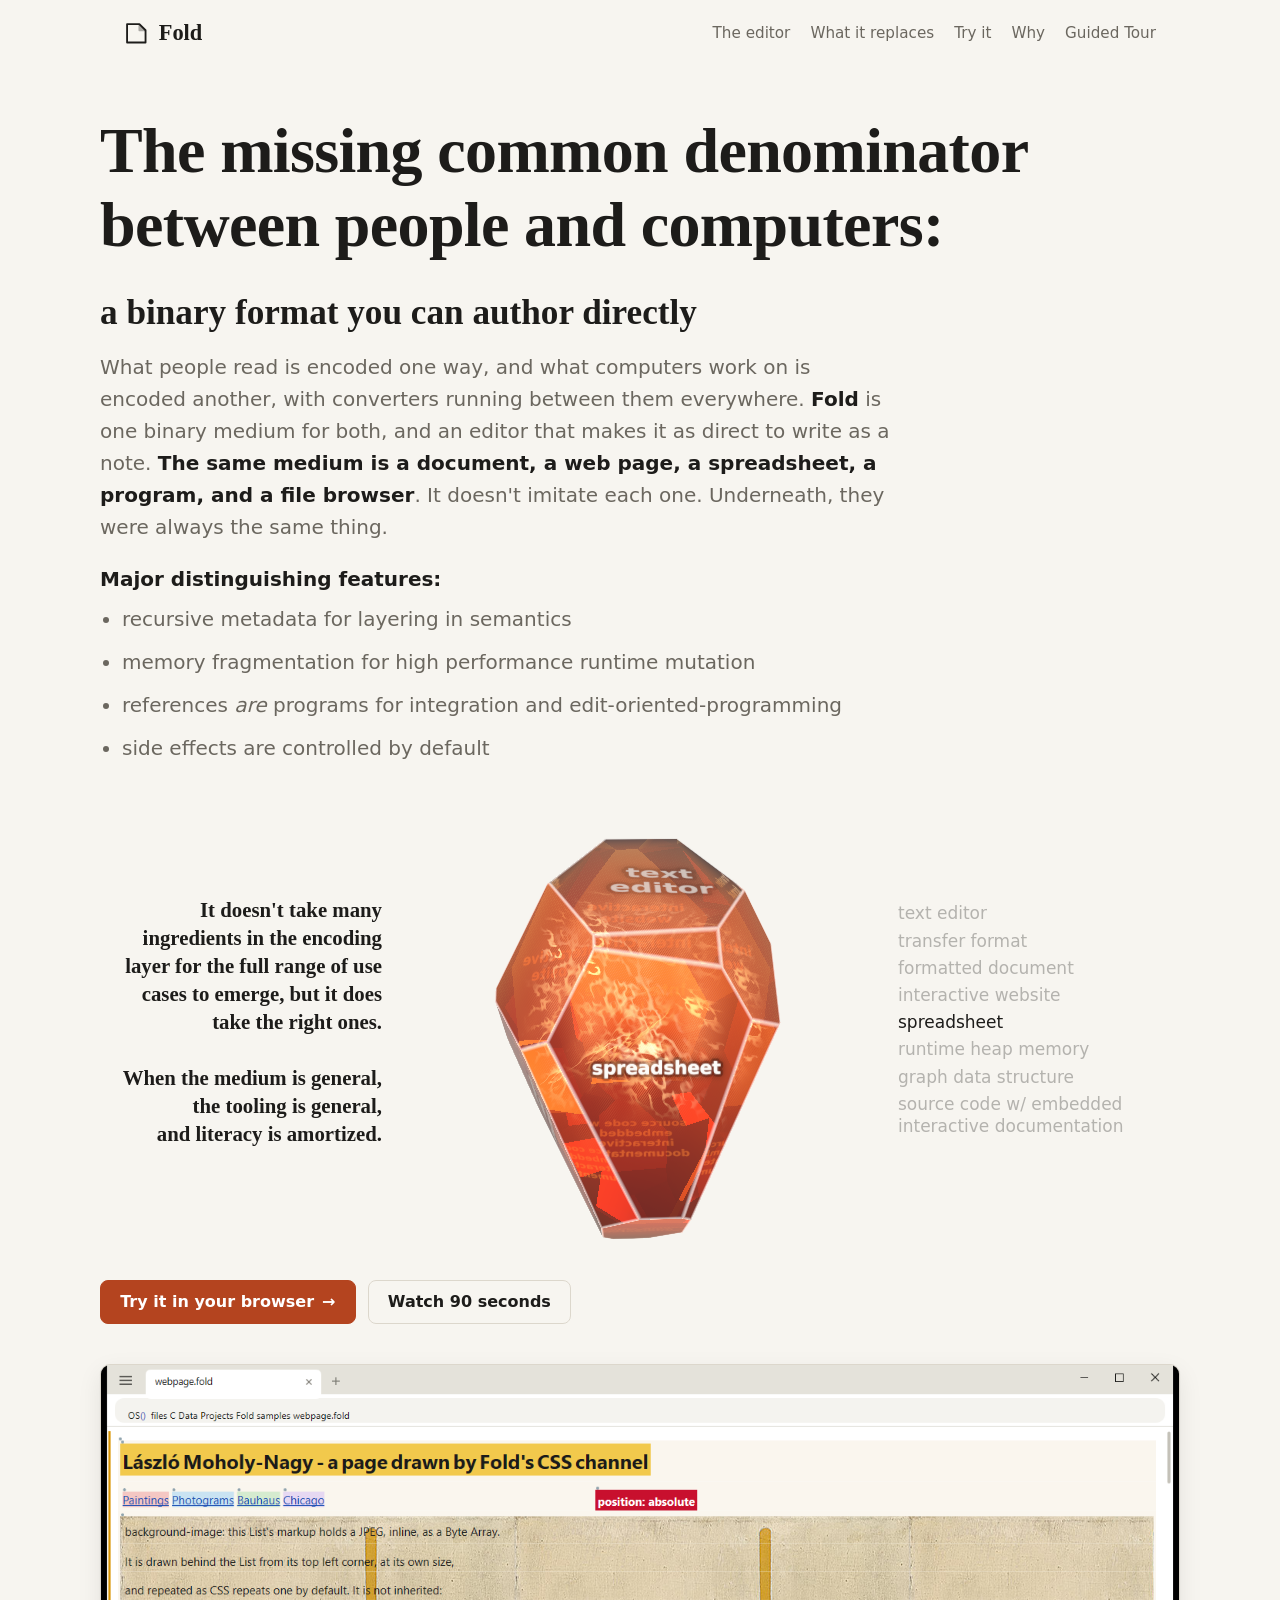
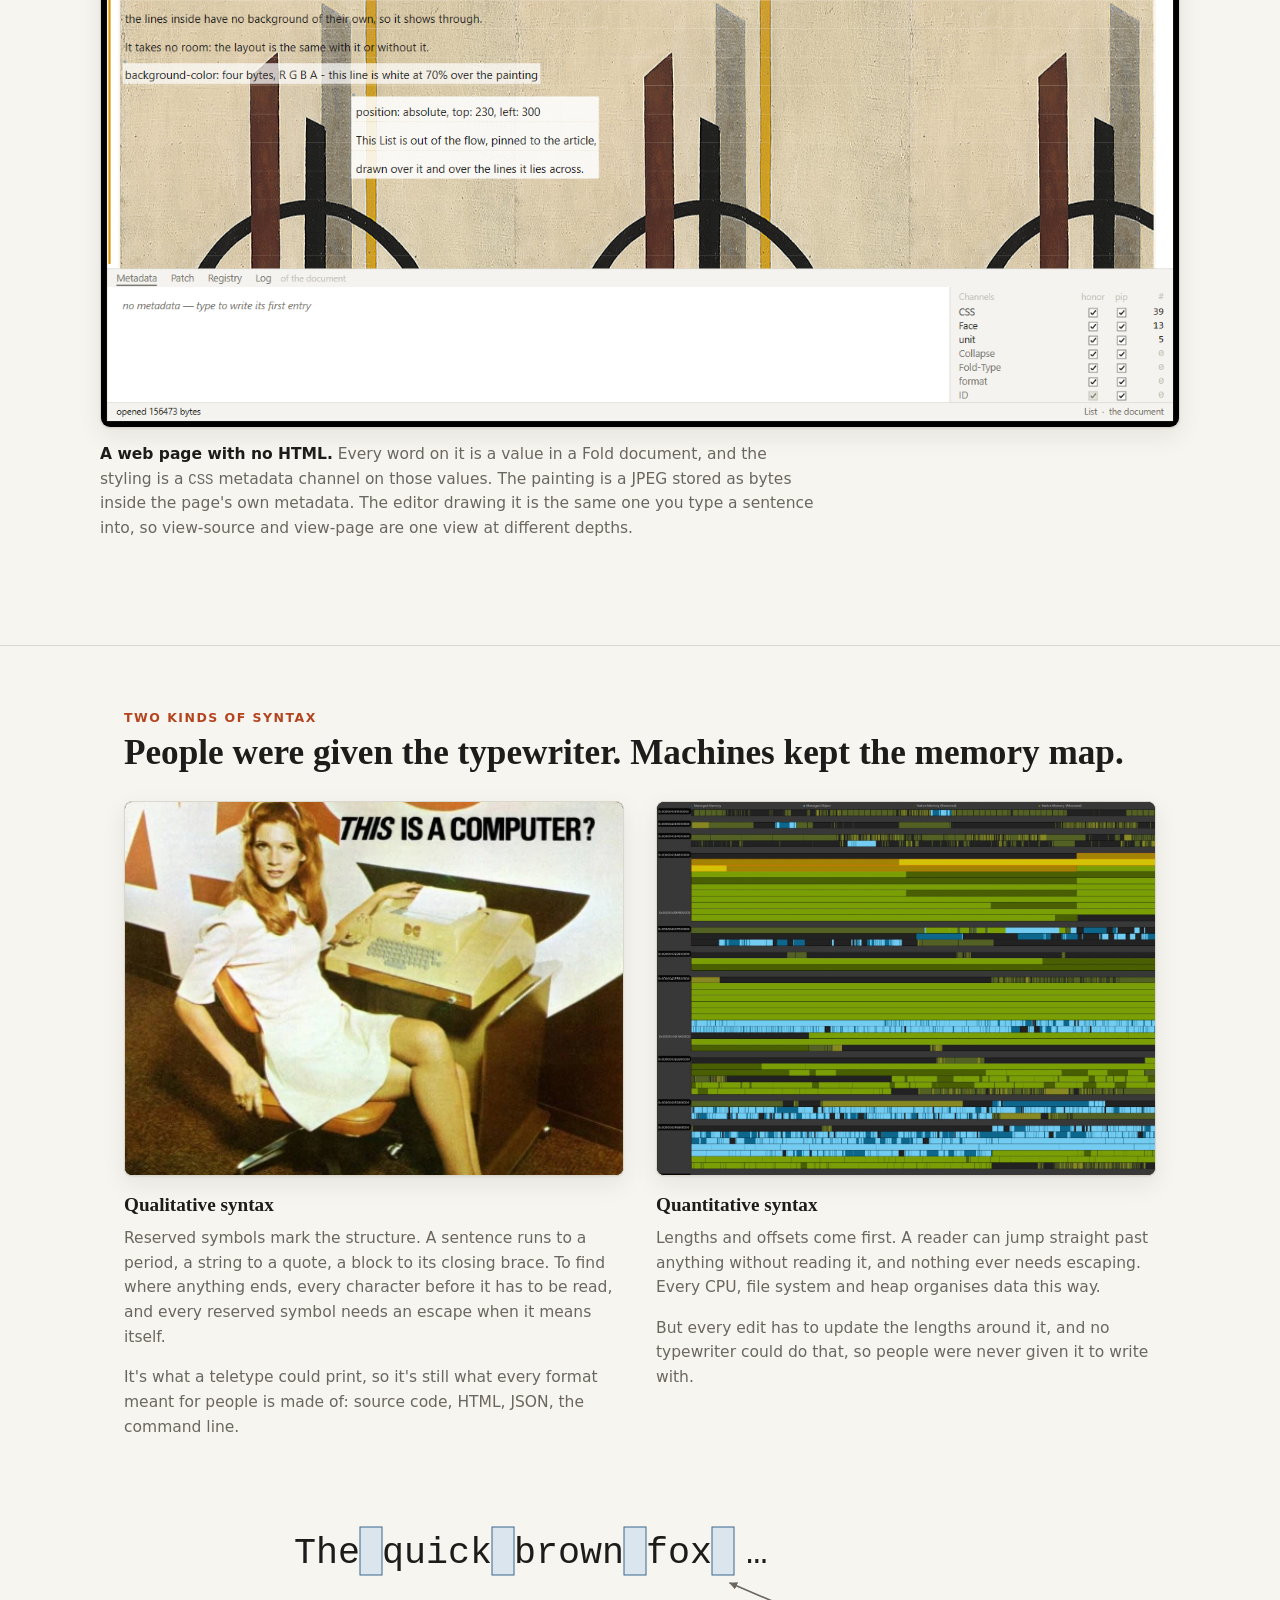
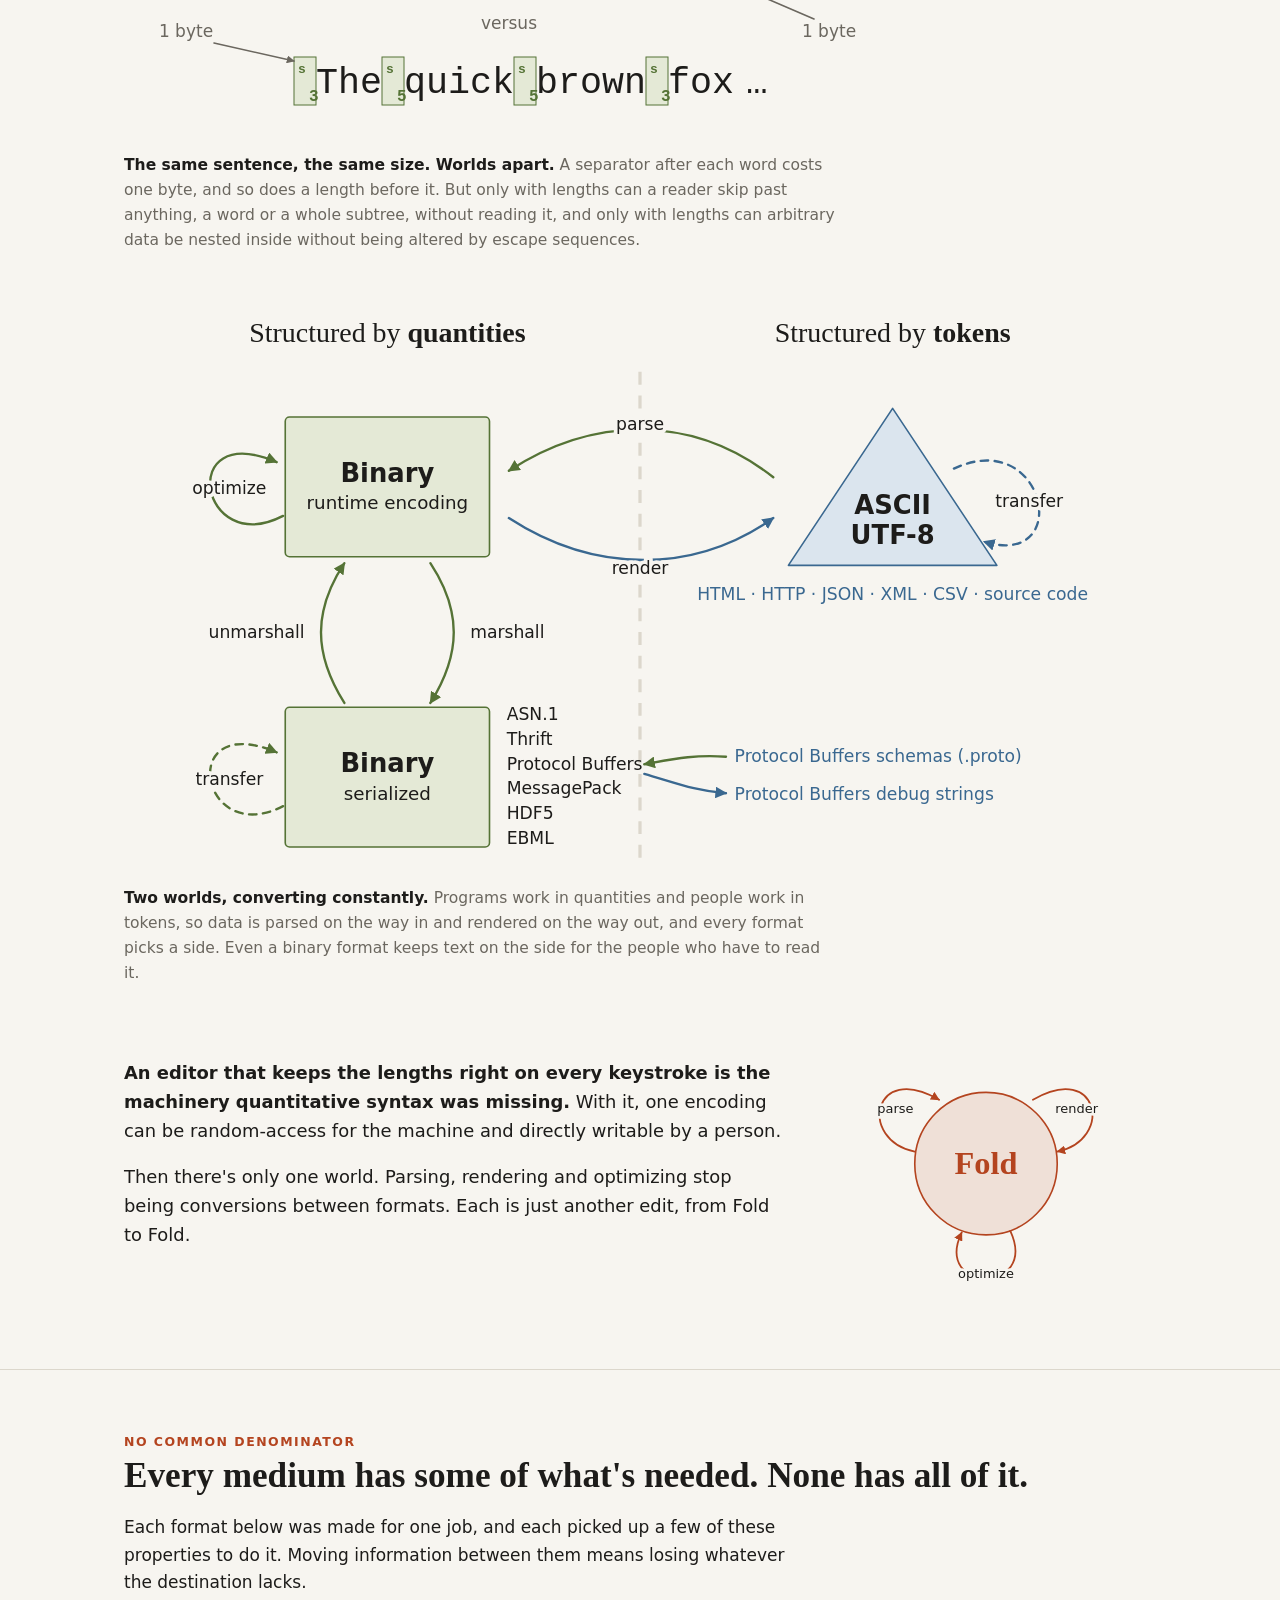
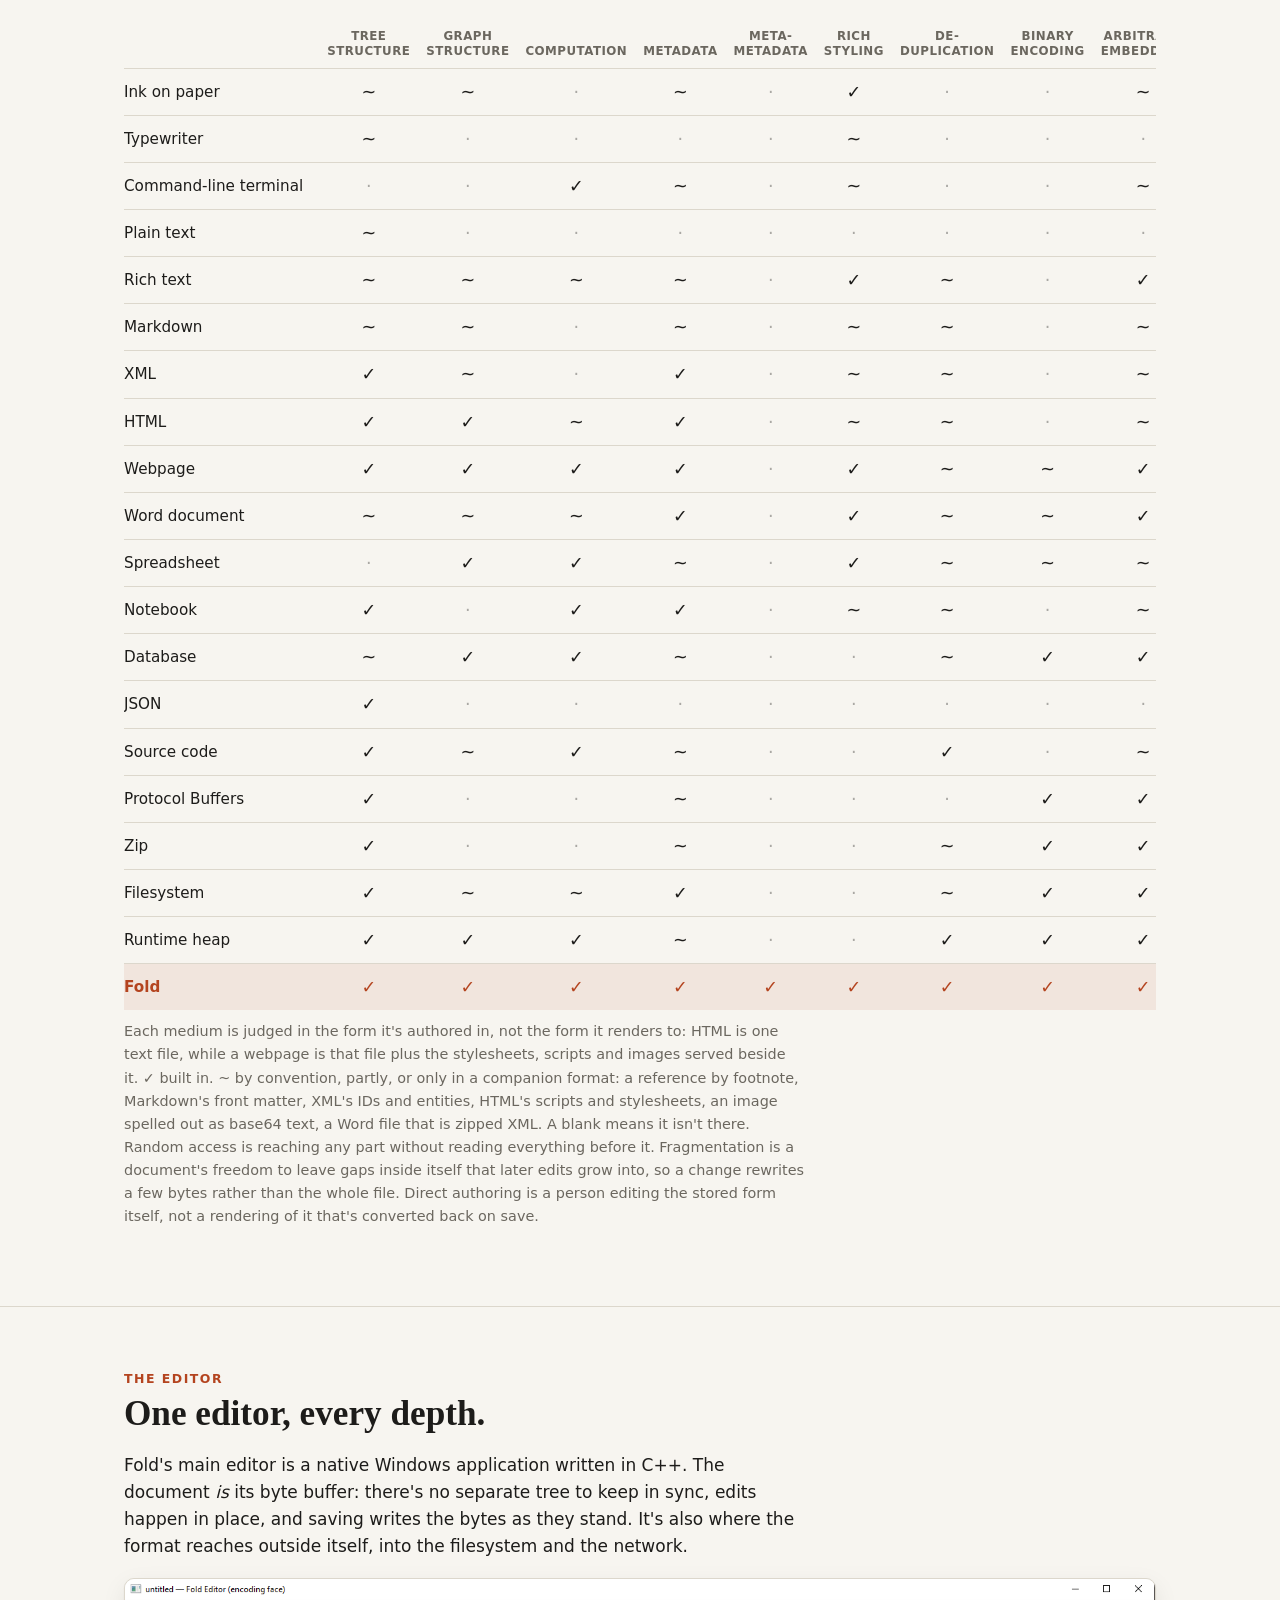
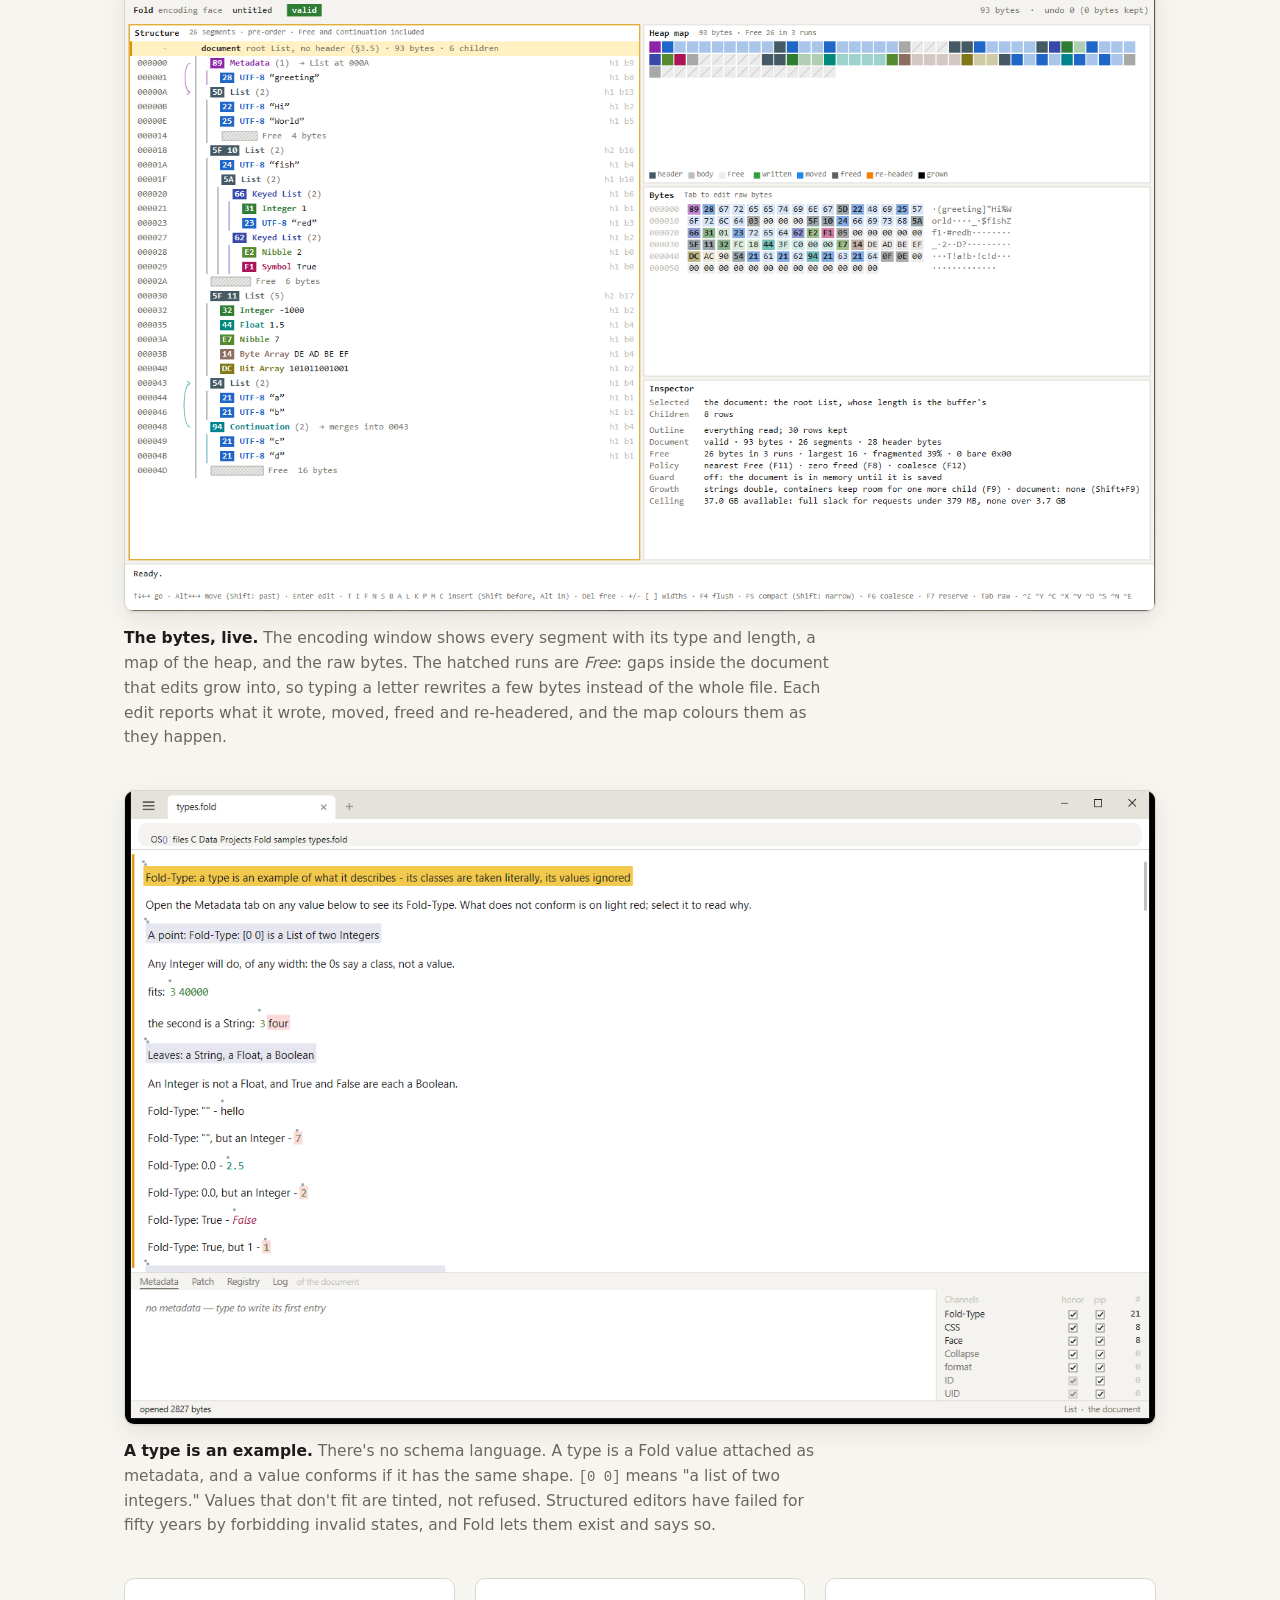
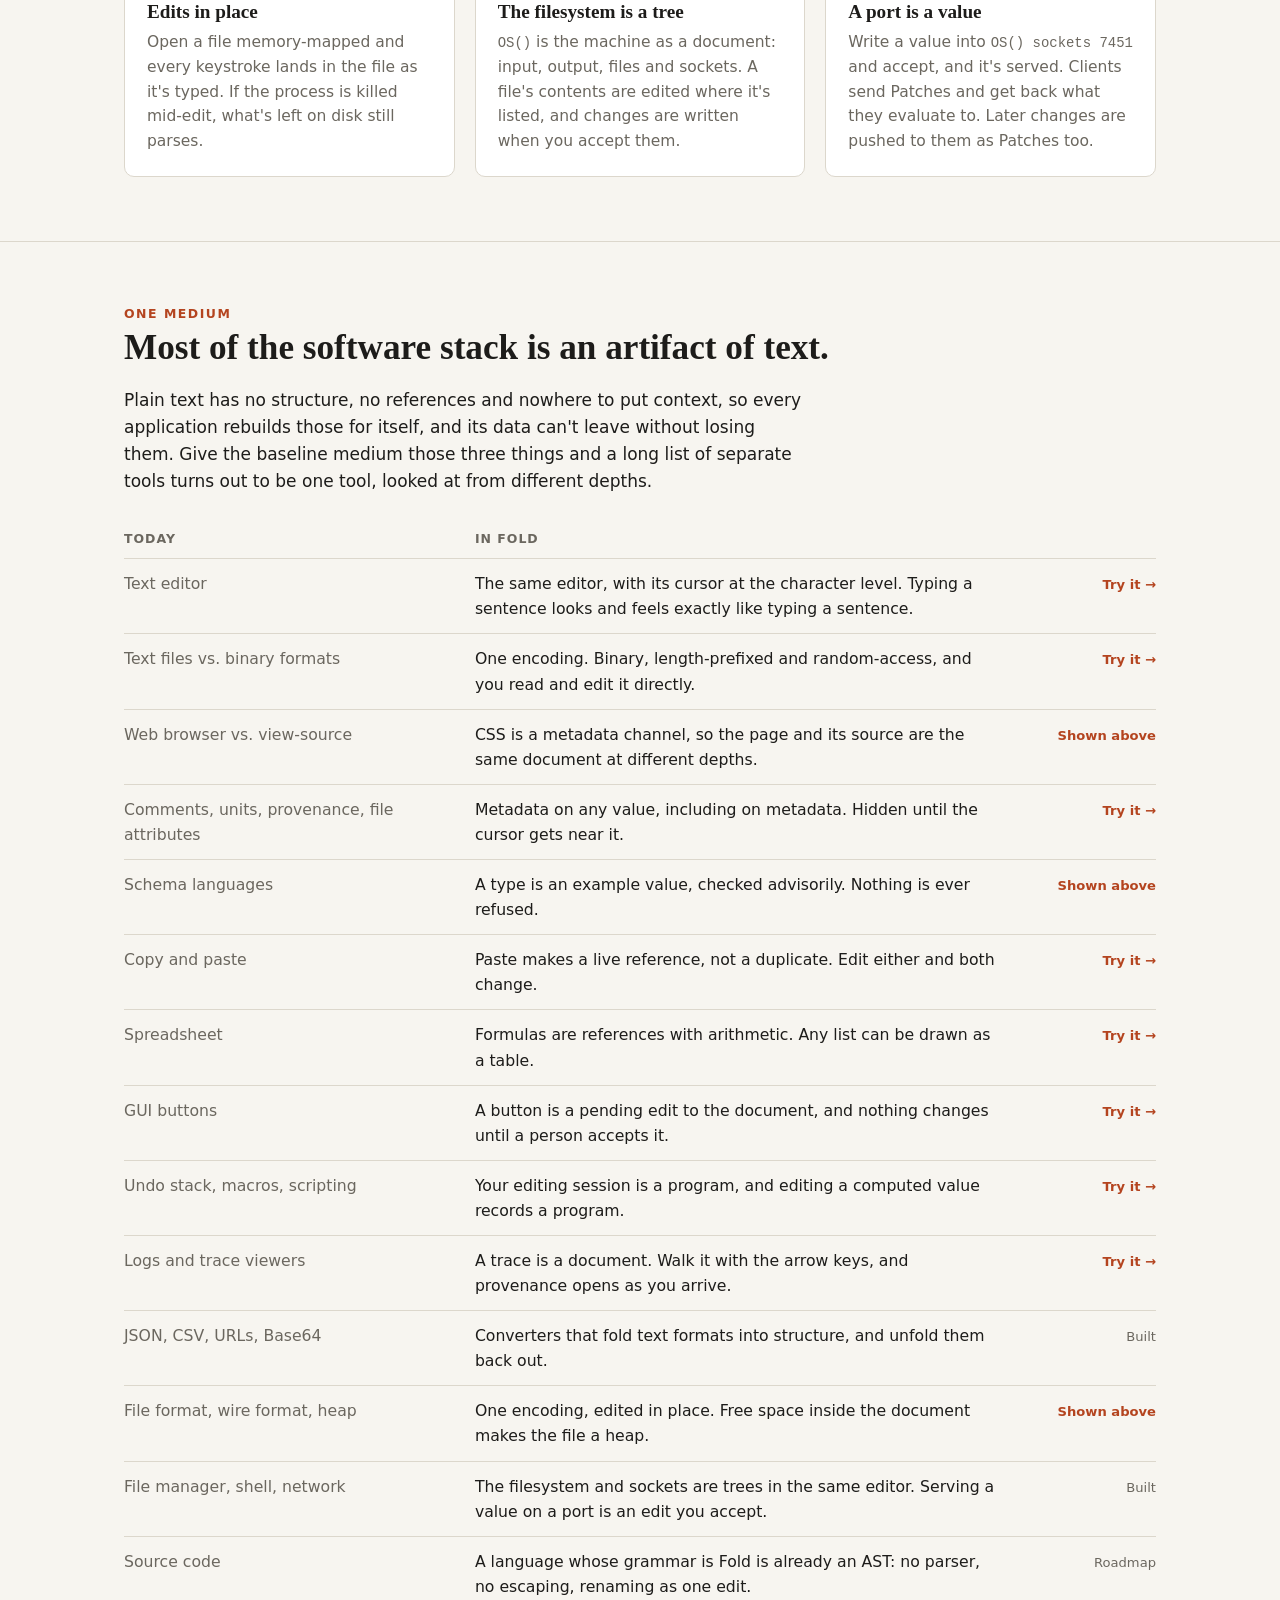
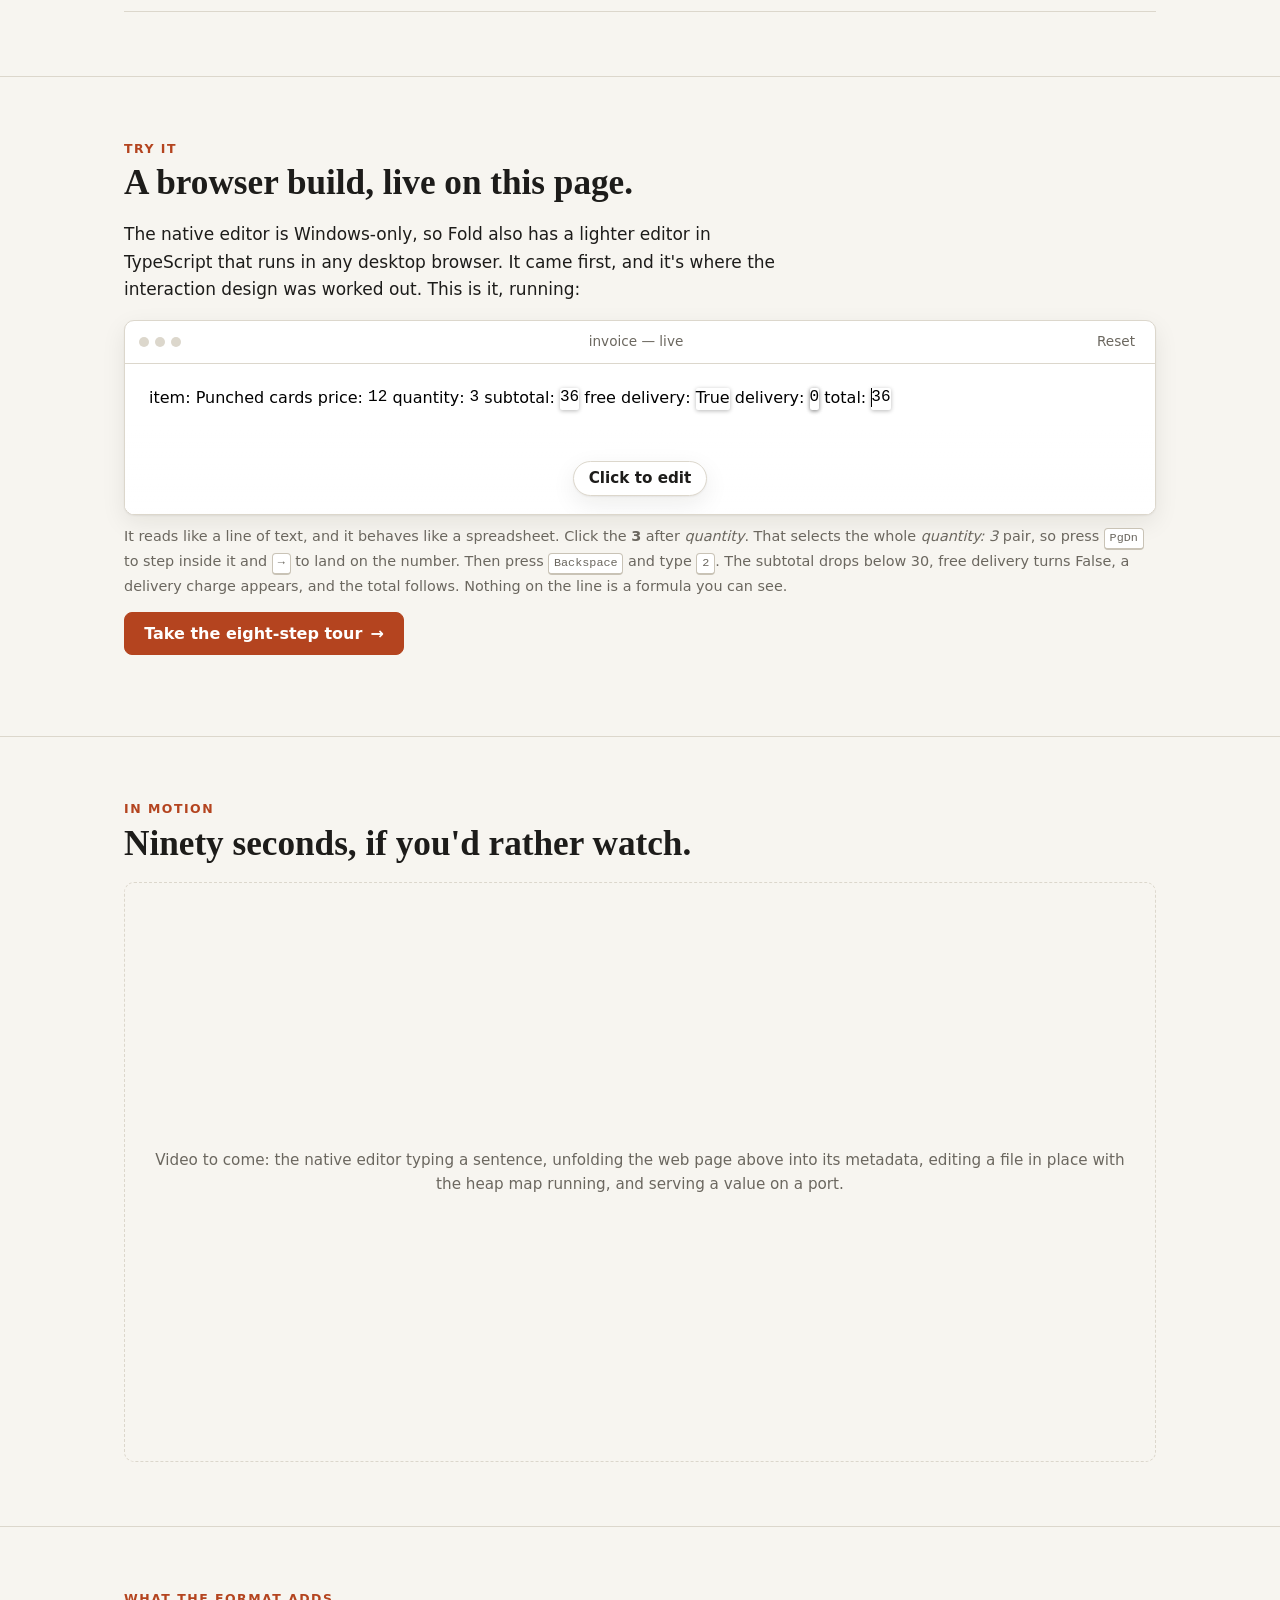
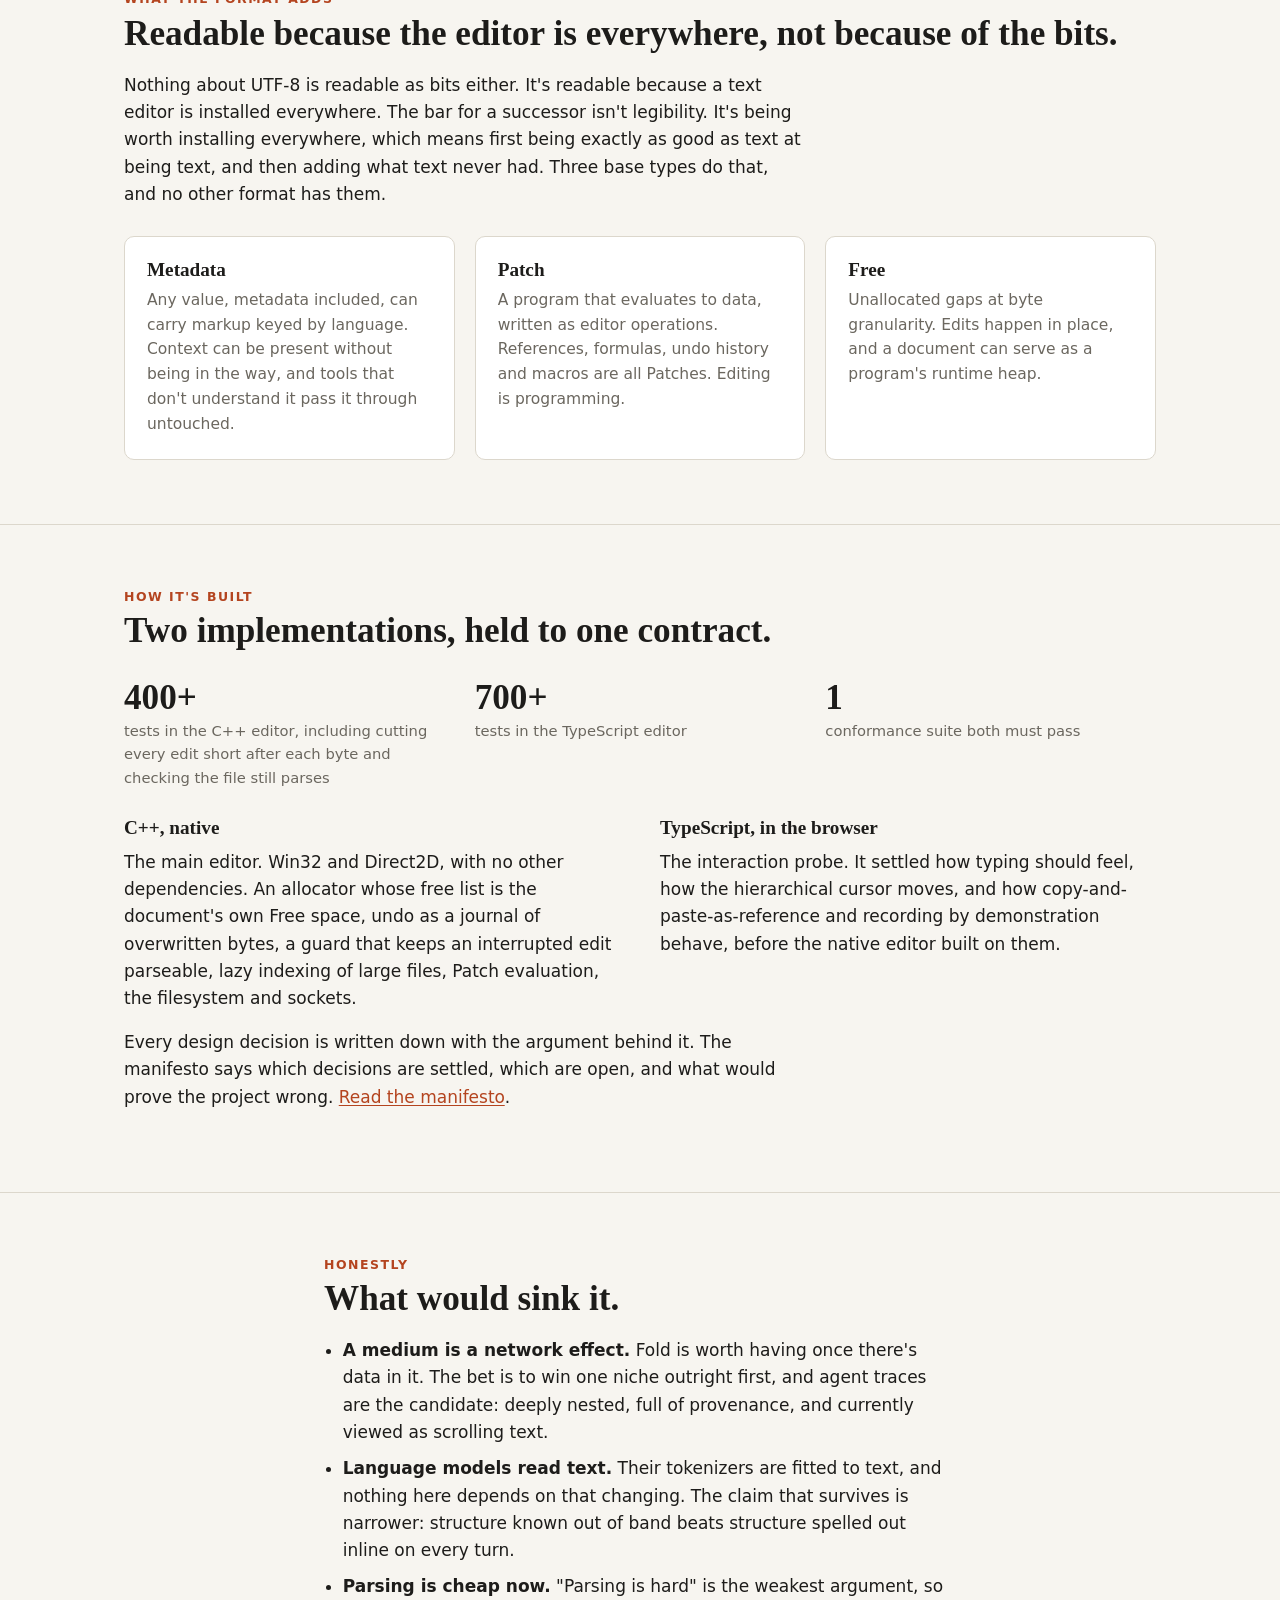
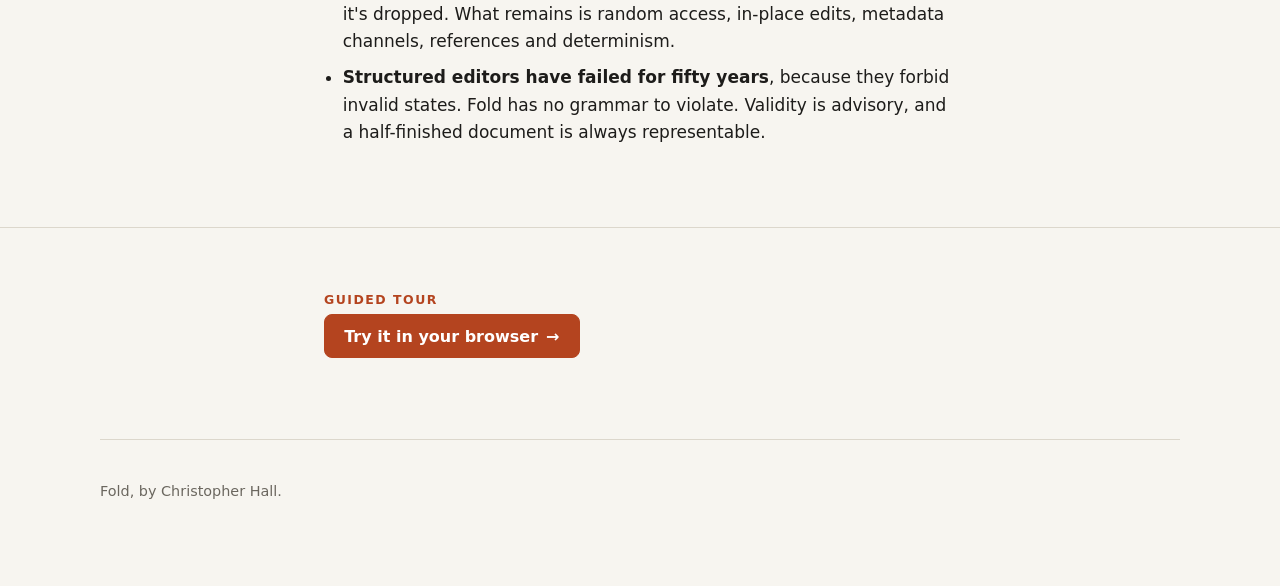
<file: fold/index.html>
<!doctype html>
<html lang="en">
<head>
<meta charset="utf-8">
<meta name="viewport" content="width=device-width, initial-scale=1">
<title>Fold — one medium for people and computers</title>
<meta name="description" content="Fold is one binary medium for what people read and what computers process, with an editor that makes it as direct to write as a note. One medium for documents, data, spreadsheets, programs and interfaces.">
<link rel="stylesheet" href="site.css">
<link rel="icon" href="mark.svg" type="image/svg+xml">
</head>
<body>

<header class="wrap site-header">
  <a class="wordmark" href="./">
    <svg viewBox="0 0 24 24" aria-hidden="true"><path d="M3 3h12l6 6v12H3z" fill="none" stroke="currentColor" stroke-width="1.8" stroke-linejoin="round"/><path d="M15 3v6h6" fill="currentColor" opacity=".35" stroke="currentColor" stroke-width="1.8" stroke-linejoin="round"/></svg>
    Fold
  </a>
  <nav class="site-nav">
    <a href="#editor">The editor</a>
    <a href="#unification">What it replaces</a>
    <a href="#try">Try it</a>
    <a href="#divide">Why</a>
    <a href="#tour">Guided Tour</a>
  </nav>
</header>

<main>
  <div class="wrap hero">
    <h1>The missing common denominator between people and computers:</h1>
	<h2>a binary format you can author directly</h2>
    <p class="lede">
      What people read is encoded one way, and what computers work on is encoded another, with
      converters running between them everywhere. <strong>Fold</strong> is one binary medium for both, and an
      editor that makes it as direct to write as a note. <strong>The same medium is a document, a
      web page, a spreadsheet, a program, and a file browser</strong>. It doesn't imitate each one.
      Underneath, they were always the same thing.
    </p>
    <div class="lede features">
      <p>Major distinguishing features:</p>
      <ul class="plain">
        <li>recursive metadata for layering in semantics</li>
        <li>memory fragmentation for high performance runtime mutation</li>
        <li>references <em>are</em> programs for integration and edit-oriented-programming</li>
        <li>side effects are controlled by default</li>
      </ul>
    </div>
    <figure class="gem" id="gem">
      <figcaption class="gem-title">It doesn't take many ingredients in the encoding layer for the full range of use cases to emerge, but it does take the right ones.<br/><br/>When the medium is general,<br/>the tooling is general,<br/>and literacy is amortized.</figcaption>
      <button class="gem-stage" type="button" aria-label="Turn the gem to another face">
        <canvas aria-hidden="true"></canvas>
      </button>
      <ul class="gem-list">
        <li>text editor</li>
        <li>transfer format</li>
        <li>formatted document</li>
        <li>interactive website</li>
        <li>spreadsheet</li>
        <li>runtime heap memory</li>
        <li>graph data structure</li>
        <li>source code w/ embedded interactive documentation</li>
      </ul>
    </figure>
    <div class="hero-actions">
      <a class="button" href="tour.html">Try it in your browser <span aria-hidden="true">→</span></a>
      <a class="button ghost" href="#video">Watch 90 seconds</a>
    </div>

    <figure class="shot" id="top-shot">
      <img src="img/native-webpage.png" width="1400" height="860"
        alt="The Fold editor showing a web page: a heading, coloured navigation links, and paragraphs over a Moholy-Nagy painting, with an absolutely positioned box on top.">
      <figcaption>
        <strong>A web page with no HTML.</strong> Every word on it is a value in a Fold document, and
        the styling is a <code>CSS</code> metadata channel on those values. The painting is a JPEG
        stored as bytes inside the page's own metadata. The editor drawing it is the same one you
        type a sentence into, so view-source and view-page are one view at different depths.
      </figcaption>
    </figure>
  </div>

  <section id="divide">
    <div class="wrap">
      <div class="kicker">Two kinds of syntax</div>
      <h2>People were given the typewriter. Machines kept the memory map.</h2>
      <div class="syntaxes">
        <figure class="syntax">
          <div class="syntax-art"><img src="img/teletype.webp" width="477" height="495" loading="lazy"
            alt="A 1970s advertisement: a woman sits beside a teletype terminal under the headline “This is a computer?”"></div>
          <figcaption>
            <h3>Qualitative syntax</h3>
            <p>
              Reserved symbols mark the structure. A sentence runs to a period, a string to a
              quote, a block to its closing brace. To find where anything ends, every character
              before it has to be read, and every reserved symbol needs an escape when it means
              itself.
            </p>
            <p>
              It's what a teletype could print, so it's still what every format meant for people
              is made of: source code, HTML, JSON, the command line.
            </p>
          </figcaption>
        </figure>
        <figure class="syntax">
          <div class="syntax-art"><img src="img/memory-map.webp" width="2000" height="1041" loading="lazy"
            alt="A memory profiler's map of a process's address space: rows of coloured blocks of every size, packed side by side, with free gaps between them."></div>
          <figcaption>
            <h3>Quantitative syntax</h3>
            <p>
              Lengths and offsets come first. A reader can jump straight past anything without
              reading it, and nothing ever needs escaping. Every CPU, file system and heap
              organises data this way.
            </p>
            <p>
              But every edit has to update the lengths around it, and no typewriter could do that,
              so people were never given it to write with.
            </p>
          </figcaption>
        </figure>
      </div>

      <figure class="diagram">
        <div class="diagram-scroll">
          <svg class="dg dg-fox" viewBox="0 0 760 250" role="img"
            aria-labelledby="fox-title">
            <title id="fox-title">The same four words two ways. Above, a separator byte follows each word. Below, a one-byte length comes before each word. Both lines are the same size.</title>
            <defs>
              <marker id="ah-muted" viewBox="0 0 10 10" refX="9" refY="5" markerWidth="5" markerHeight="5" orient="auto-start-reverse"><path class="ah-muted" d="M0,0 L10,5 L0,10 z"/></marker>
            </defs>
            <g class="sep">
              <rect x="236" y="36" width="22" height="48"/><rect x="368" y="36" width="22" height="48"/>
              <rect x="500" y="36" width="22" height="48"/><rect x="588" y="36" width="22" height="48"/>
            </g>
            <g class="mono word">
              <text x="170" y="72" textLength="66" lengthAdjust="spacingAndGlyphs">The</text>
              <text x="258" y="72" textLength="110" lengthAdjust="spacingAndGlyphs">quick</text>
              <text x="390" y="72" textLength="110" lengthAdjust="spacingAndGlyphs">brown</text>
              <text x="522" y="72" textLength="66" lengthAdjust="spacingAndGlyphs">fox</text>
              <text x="622" y="72">…</text>
            </g>
            <g class="len">
              <rect x="170" y="166" width="22" height="48"/><rect x="258" y="166" width="22" height="48"/>
              <rect x="390" y="166" width="22" height="48"/><rect x="522" y="166" width="22" height="48"/>
            </g>
            <g class="len-text">
              <text x="174" y="182">s</text><text x="185" y="210">3</text>
              <text x="262" y="182">s</text><text x="273" y="210">5</text>
              <text x="394" y="182">s</text><text x="405" y="210">5</text>
              <text x="526" y="182">s</text><text x="537" y="210">3</text>
            </g>
            <g class="mono word">
              <text x="192" y="202" textLength="66" lengthAdjust="spacingAndGlyphs">The</text>
              <text x="280" y="202" textLength="110" lengthAdjust="spacingAndGlyphs">quick</text>
              <text x="412" y="202" textLength="110" lengthAdjust="spacingAndGlyphs">brown</text>
              <text x="544" y="202" textLength="66" lengthAdjust="spacingAndGlyphs">fox</text>
              <text x="622" y="202">…</text>
            </g>
            <text class="note" x="385" y="138" text-anchor="middle">versus</text>
            <text class="note" x="705" y="146" text-anchor="middle">1 byte</text>
            <path class="pointer" d="M690,128 L606,92" marker-end="url(#ah-muted)"/>
            <text class="note" x="62" y="146" text-anchor="middle">1 byte</text>
            <path class="pointer" d="M90,152 L170,170" marker-end="url(#ah-muted)"/>
          </svg>
        </div>
        <figcaption>
          <strong>The same sentence, the same size. Worlds apart.</strong> A separator after each
          word costs one byte, and so does a length before it. But only with lengths can a reader
          skip past anything, a word or a whole subtree, without reading it, and only with lengths
          can arbitrary data be nested inside without being altered by escape sequences.
        </figcaption>
      </figure>

      <figure class="diagram">
        <div class="diagram-scroll">
          <svg class="dg dg-worlds" viewBox="0 0 960 545" role="img" aria-labelledby="worlds-title">
            <title id="worlds-title">Two worlds. Structured by quantities: binary runtime encodings, optimized in place, marshalled to and unmarshalled from binary serialized formats such as ASN.1, Thrift, Protocol Buffers, MessagePack, HDF5 and EBML. Structured by tokens: ASCII and UTF-8, underneath HTML, HTTP, JSON, XML, CSV and source code. Text is parsed into the binary world and rendered back out of it. Even Protocol Buffers keeps its schemas and debug output as text.</title>
            <defs>
              <marker id="ah-q" viewBox="0 0 10 10" refX="9" refY="5" markerWidth="5" markerHeight="5" orient="auto-start-reverse"><path class="ah-q" d="M0,0 L10,5 L0,10 z"/></marker>
              <marker id="ah-t" viewBox="0 0 10 10" refX="9" refY="5" markerWidth="5" markerHeight="5" orient="auto-start-reverse"><path class="ah-t" d="M0,0 L10,5 L0,10 z"/></marker>
            </defs>
            <text class="title" x="245" y="50" text-anchor="middle">Structured by <tspan class="strong">quantities</tspan></text>
            <text class="title" x="715" y="50" text-anchor="middle">Structured by <tspan class="strong">tokens</tspan></text>
            <line class="divider" x1="480" y1="78" x2="480" y2="530"/>

            <rect class="q-box" x="150" y="120" width="190" height="130" rx="4"/>
            <text class="box-head" x="245" y="180" text-anchor="middle">Binary</text>
            <text class="box-sub" x="245" y="206" text-anchor="middle">runtime encoding</text>
            <path class="q-line" d="M148,212 C70,252 48,122 142,162" marker-end="url(#ah-q)"/>
            <text class="lbl" x="98" y="192" text-anchor="middle">optimize</text>

            <rect class="q-box" x="150" y="390" width="190" height="130" rx="4"/>
            <text class="box-head" x="245" y="450" text-anchor="middle">Binary</text>
            <text class="box-sub" x="245" y="476" text-anchor="middle">serialized</text>
            <path class="q-line dash" d="M148,482 C70,522 48,392 142,432" marker-end="url(#ah-q)"/>
            <text class="lbl" x="98" y="462" text-anchor="middle">transfer</text>

            <path class="q-line" d="M205,386 C176,340 176,300 205,256" marker-end="url(#ah-q)"/>
            <text class="lbl" x="168" y="326" text-anchor="end">unmarshall</text>
            <path class="q-line" d="M285,256 C314,300 314,340 285,386" marker-end="url(#ah-q)"/>
            <text class="lbl" x="322" y="326">marshall</text>

            <g class="formats q-text">
              <text x="356" y="402">ASN.1</text><text x="356" y="425">Thrift</text>
              <text x="356" y="448">Protocol Buffers</text><text x="356" y="471">MessagePack</text>
              <text x="356" y="494">HDF5</text><text x="356" y="517">EBML</text>
            </g>

            <path class="t-box" d="M715,112 L812,258 L618,258 Z"/>
            <text class="box-head" x="715" y="210" text-anchor="middle">ASCII</text>
            <text class="box-head" x="715" y="238" text-anchor="middle">UTF-8</text>
            <path class="t-line dash" d="M772,168 C858,128 884,262 800,236" marker-end="url(#ah-t)"/>
            <text class="lbl" x="842" y="204" text-anchor="middle">transfer</text>
            <text class="formats t-text" x="715" y="290" text-anchor="middle">HTML · HTTP · JSON · XML · CSV · source code</text>

            <path class="q-line" d="M604,176 C530,118 438,118 358,170" marker-end="url(#ah-q)"/>
            <text class="lbl" x="480" y="132" text-anchor="middle">parse</text>
            <path class="t-line" d="M358,214 C438,266 530,266 604,214" marker-end="url(#ah-t)"/>
            <text class="lbl" x="480" y="266" text-anchor="middle">render</text>

            <path class="q-line" d="M560,436 C530,434 512,438 484,443" marker-end="url(#ah-q)"/>
            <text class="t-text" x="568" y="441">Protocol Buffers schemas (.proto)</text>
            <path class="t-line" d="M484,452 C512,460 532,468 560,470" marker-end="url(#ah-t)"/>
            <text class="t-text" x="568" y="476">Protocol Buffers debug strings</text>
          </svg>
        </div>
        <figcaption>
          <strong>Two worlds, converting constantly.</strong> Programs work in quantities and people
          work in tokens, so data is parsed on the way in and rendered on the way out, and every
          format picks a side. Even a binary format keeps text on the side for the people who
          have to read it.
        </figcaption>
      </figure>

      <div class="one-world">
        <div class="narrow bridge">
          <p>
            <strong>An editor that keeps the lengths right on every keystroke is the machinery
            quantitative syntax was missing.</strong> With it, one encoding can be random-access for
            the machine and directly writable by a person.
          </p>
          <p>
            Then there's only one world. Parsing, rendering and optimizing stop being conversions
            between formats. Each is just another edit, from Fold to Fold.
          </p>
        </div>
        <figure class="diagram">
          <svg class="dg dg-fold" viewBox="0 0 420 350" role="img" aria-labelledby="fold-title">
            <title id="fold-title">Fold, with parse, render and optimize each drawn as an arrow that leaves Fold and comes back to it.</title>
            <defs>
              <marker id="ah-f" viewBox="0 0 10 10" refX="9" refY="5" markerWidth="5" markerHeight="5" orient="auto-start-reverse"><path class="ah-f" d="M0,0 L10,5 L0,10 z"/></marker>
            </defs>
            <circle class="f-box" cx="210" cy="175" r="88"/>
            <text class="fold-name" x="210" y="188" text-anchor="middle">Fold</text>
            <path class="f-line" d="M122,160 C52,146 70,48 152,96" marker-end="url(#ah-f)"/>
            <text class="lbl" x="98" y="112" text-anchor="middle">parse</text>
            <path class="f-line" d="M268,96 C350,48 368,146 298,160" marker-end="url(#ah-f)"/>
            <text class="lbl" x="322" y="112" text-anchor="middle">render</text>
            <path class="f-line" d="M240,258 C276,336 144,336 180,260" marker-end="url(#ah-f)"/>
            <text class="lbl" x="210" y="316" text-anchor="middle">optimize</text>
          </svg>
        </figure>
      </div>
    </div>
  </section>

  <section id="media">
    <div class="wrap">
      <div class="kicker">No common denominator</div>
      <h2>Every medium has some of what's needed. None has all of it.</h2>
      <p class="narrow">
        Each format below was made for one job, and each picked up a few of these properties to do
        it. Moving information between them means losing whatever the destination lacks.
      </p>
      <div class="matrix-scroll" tabindex="0" role="region" aria-label="Properties of media, compared">
        <table class="matrix">
          <thead>
            <tr>
              <th scope="col"><span class="sr">Medium</span></th>
              <th scope="col">Tree structure</th>
              <th scope="col">Graph structure</th>
              <th scope="col">Computation</th>
              <th scope="col">Metadata</th>
              <th scope="col">Meta-metadata</th>
              <th scope="col">Rich styling</th>
              <th scope="col">De-duplication</th>
              <th scope="col">Binary encoding</th>
              <th scope="col">Arbitrary embedding</th>
              <th scope="col">Random access</th>
              <th scope="col">Fragmentation</th>
              <th scope="col">Direct authoring</th>
            </tr>
          </thead>
          <tbody>
            <tr><th scope="row">Ink on paper</th><td>~</td><td>~</td><td></td><td>~</td><td></td><td>✓</td><td></td><td></td><td>~</td><td>✓</td><td>~</td><td>✓</td></tr>
            <tr><th scope="row">Typewriter</th><td>~</td><td></td><td></td><td></td><td></td><td>~</td><td></td><td></td><td></td><td>✓</td><td></td><td>✓</td></tr>
            <tr><th scope="row">Command-line terminal</th><td></td><td></td><td>✓</td><td>~</td><td></td><td>~</td><td></td><td></td><td>~</td><td>~</td><td></td><td>✓</td></tr>
            <tr><th scope="row">Plain text</th><td>~</td><td></td><td></td><td></td><td></td><td></td><td></td><td></td><td></td><td></td><td></td><td>✓</td></tr>
            <tr><th scope="row">Rich text</th><td>~</td><td>~</td><td>~</td><td>~</td><td></td><td>✓</td><td>~</td><td></td><td>✓</td><td></td><td></td><td>~</td></tr>
            <tr><th scope="row">Markdown</th><td>~</td><td>~</td><td></td><td>~</td><td></td><td>~</td><td>~</td><td></td><td>~</td><td></td><td></td><td>✓</td></tr>
            <tr><th scope="row">XML</th><td>✓</td><td>~</td><td></td><td>✓</td><td></td><td>~</td><td>~</td><td></td><td>~</td><td></td><td></td><td>✓</td></tr>
            <tr><th scope="row">HTML</th><td>✓</td><td>✓</td><td>~</td><td>✓</td><td></td><td>~</td><td>~</td><td></td><td>~</td><td></td><td></td><td>✓</td></tr>
            <tr><th scope="row">Webpage</th><td>✓</td><td>✓</td><td>✓</td><td>✓</td><td></td><td>✓</td><td>~</td><td>~</td><td>✓</td><td>~</td><td></td><td>~</td></tr>
            <tr><th scope="row">Word document</th><td>~</td><td>~</td><td>~</td><td>✓</td><td></td><td>✓</td><td>~</td><td>~</td><td>✓</td><td>~</td><td>~</td><td></td></tr>
            <tr><th scope="row">Spreadsheet</th><td></td><td>✓</td><td>✓</td><td>~</td><td></td><td>✓</td><td>~</td><td>~</td><td>~</td><td>~</td><td>~</td><td>~</td></tr>
            <tr><th scope="row">Notebook</th><td>✓</td><td></td><td>✓</td><td>✓</td><td></td><td>~</td><td>~</td><td></td><td>~</td><td></td><td></td><td>~</td></tr>
            <tr><th scope="row">Database</th><td>~</td><td>✓</td><td>✓</td><td>~</td><td></td><td></td><td>~</td><td>✓</td><td>✓</td><td>✓</td><td>✓</td><td></td></tr>
            <tr><th scope="row">JSON</th><td>✓</td><td></td><td></td><td></td><td></td><td></td><td></td><td></td><td></td><td></td><td></td><td>✓</td></tr>
            <tr><th scope="row">Source code</th><td>✓</td><td>~</td><td>✓</td><td>~</td><td></td><td></td><td>✓</td><td></td><td>~</td><td></td><td></td><td>✓</td></tr>
            <tr><th scope="row">Protocol Buffers</th><td>✓</td><td></td><td></td><td>~</td><td></td><td></td><td></td><td>✓</td><td>✓</td><td>~</td><td></td><td></td></tr>
            <tr><th scope="row">Zip</th><td>✓</td><td></td><td></td><td>~</td><td></td><td></td><td>~</td><td>✓</td><td>✓</td><td>✓</td><td>~</td><td></td></tr>
            <tr><th scope="row">Filesystem</th><td>✓</td><td>~</td><td>~</td><td>✓</td><td></td><td></td><td>~</td><td>✓</td><td>✓</td><td>✓</td><td>✓</td><td>~</td></tr>
            <tr><th scope="row">Runtime heap</th><td>✓</td><td>✓</td><td>✓</td><td>~</td><td></td><td></td><td>✓</td><td>✓</td><td>✓</td><td>✓</td><td>✓</td><td></td></tr>
            <tr class="fold-row"><th scope="row">Fold</th><td>✓</td><td>✓</td><td>✓</td><td>✓</td><td>✓</td><td>✓</td><td>✓</td><td>✓</td><td>✓</td><td>✓</td><td>✓</td><td>✓</td></tr>
          </tbody>
        </table>
      </div>
      <p class="caption narrow">
        Each medium is judged in the form it's authored in, not the form it renders to: HTML is one text file, while a webpage is
        that file plus the stylesheets, scripts and images served beside it.
        ✓ built in. ~ by convention, partly, or only in a companion format: a reference by
        footnote, Markdown's front matter, XML's IDs and entities, HTML's scripts and stylesheets,
        an image spelled out as base64 text, a Word file that is zipped XML. A blank means it isn't there.
        Random access is reaching any part without reading everything before it. Fragmentation is a
        document's freedom to leave gaps inside itself that later edits grow into, so a change rewrites a few bytes rather than the whole file.
        Direct authoring is a person editing the stored form itself, not a rendering of it that's converted back on save.
      </p>
    </div>
  </section>

  <section id="editor">
    <div class="wrap">
      <div class="kicker">The editor</div>
      <h2>One editor, every depth.</h2>
      <div class="narrow">
        <p>
          Fold's main editor is a native Windows application written in C++. The document
          <em>is</em> its byte buffer: there's no separate tree to keep in sync, edits happen in place,
          and saving writes the bytes as they stand. It's also where the format reaches outside itself,
          into the filesystem and the network.
        </p>
      </div>

      <figure class="shot">
        <img src="img/native-encoding.png" width="1485" height="912" loading="lazy"
          alt="The encoding window: a structure outline of every segment with its type and length, a heap map of coloured cells, raw bytes in hex, and an inspector describing free space and growth policy.">
        <figcaption>
          <strong>The bytes, live.</strong> The encoding window shows every segment with its type and
          length, a map of the heap, and the raw bytes. The hatched runs are <em>Free</em>: gaps inside the
          document that edits grow into, so typing a letter rewrites a few bytes instead of the whole file.
          Each edit reports what it wrote, moved, freed and re-headered, and the map colours them as they
          happen.
        </figcaption>
      </figure>

      <figure class="shot">
        <img src="img/native-types.png" width="1400" height="860" loading="lazy"
          alt="A document about types: values with a Fold-Type annotation, where values that don't conform are highlighted in light red.">
        <figcaption>
          <strong>A type is an example.</strong> There's no schema language. A type is a Fold value
          attached as metadata, and a value conforms if it has the same shape. <code>[0 0]</code> means
          "a list of two integers." Values that don't fit are tinted, not refused. Structured editors have
          failed for fifty years by forbidding invalid states, and Fold lets them exist and says so.
        </figcaption>
      </figure>

      <div class="grid3">
        <div class="card">
          <h3>Edits in place</h3>
          <p>Open a file memory-mapped and every keystroke lands in the file as it's typed. If the process
            is killed mid-edit, what's left on disk still parses.</p>
        </div>
        <div class="card">
          <h3>The filesystem is a tree</h3>
          <p><code>OS()</code> is the machine as a document: input, output, files and sockets. A file's
            contents are edited where it's listed, and changes are written when you accept them.</p>
        </div>
        <div class="card">
          <h3>A port is a value</h3>
          <p>Write a value into <code>OS() sockets 7451</code> and accept, and it's served. Clients send
            Patches and get back what they evaluate to. Later changes are pushed to them as Patches too.</p>
        </div>
      </div>
    </div>
  </section>

  <section id="unification">
    <div class="wrap">
      <div class="kicker">One medium</div>
      <h2>Most of the software stack is an artifact of text.</h2>
      <div class="narrow">
        <p>
          Plain text has no structure, no references and nowhere to put context, so every
          application rebuilds those for itself, and its data can't leave without losing them.
          Give the baseline medium those three things and a long list of separate tools turns
          out to be one tool, looked at from different depths.
        </p>
      </div>
      <table class="collapse">
        <thead><tr><th>Today</th><th>In Fold</th><th></th></tr></thead>
        <tbody>
          <tr><td>Text editor</td><td>The same editor, with its cursor at the character level. Typing a sentence looks and feels exactly like typing a sentence.</td><td><a class="tag live" href="tour.html#1">Try it →</a></td></tr>
          <tr><td>Text files vs. binary formats</td><td>One encoding. Binary, length-prefixed and random-access, and you read and edit it directly.</td><td><a class="tag live" href="tour.html#2">Try it →</a></td></tr>
          <tr><td>Web browser vs. view-source</td><td>CSS is a metadata channel, so the page and its source are the same document at different depths.</td><td><a class="tag live" href="#top-shot">Shown above</a></td></tr>
          <tr><td>Comments, units, provenance, file attributes</td><td>Metadata on any value, including on metadata. Hidden until the cursor gets near it.</td><td><a class="tag live" href="tour.html#3">Try it →</a></td></tr>
          <tr><td>Schema languages</td><td>A type is an example value, checked advisorily. Nothing is ever refused.</td><td><a class="tag live" href="#editor">Shown above</a></td></tr>
          <tr><td>Copy and paste</td><td>Paste makes a live reference, not a duplicate. Edit either and both change.</td><td><a class="tag live" href="tour.html#4">Try it →</a></td></tr>
          <tr><td>Spreadsheet</td><td>Formulas are references with arithmetic. Any list can be drawn as a table.</td><td><a class="tag live" href="tour.html#5">Try it →</a></td></tr>
          <tr><td>GUI buttons</td><td>A button is a pending edit to the document, and nothing changes until a person accepts it.</td><td><a class="tag live" href="tour.html#6">Try it →</a></td></tr>
          <tr><td>Undo stack, macros, scripting</td><td>Your editing session is a program, and editing a computed value records a program.</td><td><a class="tag live" href="tour.html#7">Try it →</a></td></tr>
          <tr><td>Logs and trace viewers</td><td>A trace is a document. Walk it with the arrow keys, and provenance opens as you arrive.</td><td><a class="tag live" href="tour.html#8">Try it →</a></td></tr>
          <tr><td>JSON, CSV, URLs, Base64</td><td>Converters that fold text formats into structure, and unfold them back out.</td><td><span class="tag">Built</span></td></tr>
          <tr><td>File format, wire format, heap</td><td>One encoding, edited in place. Free space inside the document makes the file a heap.</td><td><a class="tag live" href="#editor">Shown above</a></td></tr>
          <tr><td>File manager, shell, network</td><td>The filesystem and sockets are trees in the same editor. Serving a value on a port is an edit you accept.</td><td><span class="tag">Built</span></td></tr>
          <tr><td>Source code</td><td>A language whose grammar is Fold is already an AST: no parser, no escaping, renaming as one edit.</td><td><span class="tag">Roadmap</span></td></tr>
        </tbody>
      </table>
    </div>
  </section>

  <section id="try">
    <div class="wrap">
      <div class="kicker">Try it</div>
      <h2>A browser build, live on this page.</h2>
      <div class="narrow">
        <p>The native editor is Windows-only, so Fold also has a lighter editor in TypeScript that runs
          in any desktop browser. It came first, and it's where the interaction design was worked
          out. This is it, running:</p>
      </div>
      <p class="touch-note">The editor is keyboard-driven, so it's best on a computer. On a phone, the
        <a href="#video">video</a> shows it in use.</p>

      <div class="window" id="hero-window">
        <div class="window-bar">
          <span class="dots"><i></i><i></i><i></i></span>
          <span>invoice — live</span>
          <button type="button" data-reset>Reset</button>
        </div>
        <div class="frame-host" style="height: 150px">
          <iframe title="A live Fold document: an invoice" data-src="#invoice" tabindex="-1"></iframe>
          <button class="activate" type="button"><span>Click to edit</span></button>
        </div>
      </div>
      <p class="caption">
        It reads like a line of text, and it behaves like a spreadsheet. Click the <strong>3</strong>
        after <em>quantity</em>. That selects the whole <em>quantity: 3</em> pair, so press <kbd>PgDn</kbd>
        to step inside it and <kbd>→</kbd> to land on the number. Then press <kbd>Backspace</kbd> and type
        <kbd>2</kbd>. The subtotal drops below 30, free delivery turns False, a delivery charge appears, and
        the total follows. Nothing on the line is a formula you can see.
      </p>
      <p><a class="button" href="tour.html">Take the eight-step tour <span aria-hidden="true">→</span></a></p>
    </div>
  </section>

  <section id="video">
    <div class="wrap">
      <div class="kicker">In motion</div>
      <h2>Ninety seconds, if you'd rather watch.</h2>
      <div class="video-slot">Video to come: the native editor typing a sentence, unfolding the web
        page above into its metadata, editing a file in place with the heap map running, and serving
        a value on a port.</div>
    </div>
  </section>

  <section id="primitives">
    <div class="wrap">
      <div class="kicker">What the format adds</div>
      <h2>Readable because the editor is everywhere, not because of the bits.</h2>
      <p class="narrow">
        Nothing about UTF-8 is readable as bits either. It's readable because a text editor is
        installed everywhere. The bar for a successor isn't legibility. It's being worth installing
        everywhere, which means first being exactly as good as text at being text, and then adding
        what text never had. Three base types do that, and no other format has them.
      </p>

      <div class="grid3">
        <div class="card">
          <h3>Metadata</h3>
          <p>Any value, metadata included, can carry markup keyed by language. Context can be
            present without being in the way, and tools that don't understand it pass it through
            untouched.</p>
        </div>
        <div class="card">
          <h3>Patch</h3>
          <p>A program that evaluates to data, written as editor operations. References, formulas,
            undo history and macros are all Patches. Editing is programming.</p>
        </div>
        <div class="card">
          <h3>Free</h3>
          <p>Unallocated gaps at byte granularity. Edits happen in place, and a document can serve
            as a program's runtime heap.</p>
        </div>
      </div>
    </div>
  </section>

  <section id="built">
    <div class="wrap">
      <div class="kicker">How it's built</div>
      <h2>Two implementations, held to one contract.</h2>
      <div class="stats">
        <div><div class="stat">400+</div><div class="stat-label">tests in the C++ editor, including cutting every edit short after each byte and checking the file still parses</div></div>
        <div><div class="stat">700+</div><div class="stat-label">tests in the TypeScript editor</div></div>
        <div><div class="stat">1</div><div class="stat-label">conformance suite both must pass</div></div>
      </div>
      <div class="two-col">
        <div>
          <h3>C++, native</h3>
          <p>The main editor. Win32 and Direct2D, with no other dependencies. An allocator whose free
            list is the document's own Free space, undo as a journal of overwritten bytes, a guard that
            keeps an interrupted edit parseable, lazy indexing of large files, Patch evaluation, the
            filesystem and sockets.</p>
        </div>
        <div>
          <h3>TypeScript, in the browser</h3>
          <p>The interaction probe. It settled how typing should feel, how the hierarchical cursor moves,
            and how copy-and-paste-as-reference and recording by demonstration behave, before the native
            editor built on them.</p>
        </div>
      </div>
      <p class="narrow">
        Every design decision is written down with the argument behind it. The manifesto says
        which decisions are settled, which are open, and what would prove the project wrong.
        <a href="manifesto.html">Read the manifesto</a>.
      </p>
    </div>
  </section>

  <section id="risks">
    <div class="wrap narrow">
      <div class="kicker">Honestly</div>
      <h2>What would sink it.</h2>
      <ul class="plain">
        <li><strong>A medium is a network effect.</strong> Fold is worth having once there's data in it.
          The bet is to win one niche outright first, and agent traces are the candidate: deeply
          nested, full of provenance, and currently viewed as scrolling text.</li>
        <li><strong>Language models read text.</strong> Their tokenizers are fitted to text, and nothing
          here depends on that changing. The claim that survives is narrower: structure known
          out of band beats structure spelled out inline on every turn.</li>
        <li><strong>Parsing is cheap now.</strong> "Parsing is hard" is the weakest argument, so it's
          dropped. What remains is random access, in-place edits, metadata channels,
          references and determinism.</li>
        <li><strong>Structured editors have failed for fifty years</strong>, because they forbid invalid
          states. Fold has no grammar to violate. Validity is advisory, and a half-finished
          document is always representable.</li>
      </ul>
    </div>
  </section>

  <section id="tour">
    <div class="wrap narrow">
      <div class="kicker">Guided Tour</div>
      <p><a class="button" href="tour.html">Try it in your browser <span aria-hidden="true">→</span></a></p>
    </div>
  </section>
</main>

<footer class="wrap site-footer">
  Fold, by Christopher Hall. <!-- TODO: contact link, résumé link, source link once hosting is decided -->
</footer>

<script src="site.js"></script>
<script src="gem.js"></script>
</body>
</html>
</file>
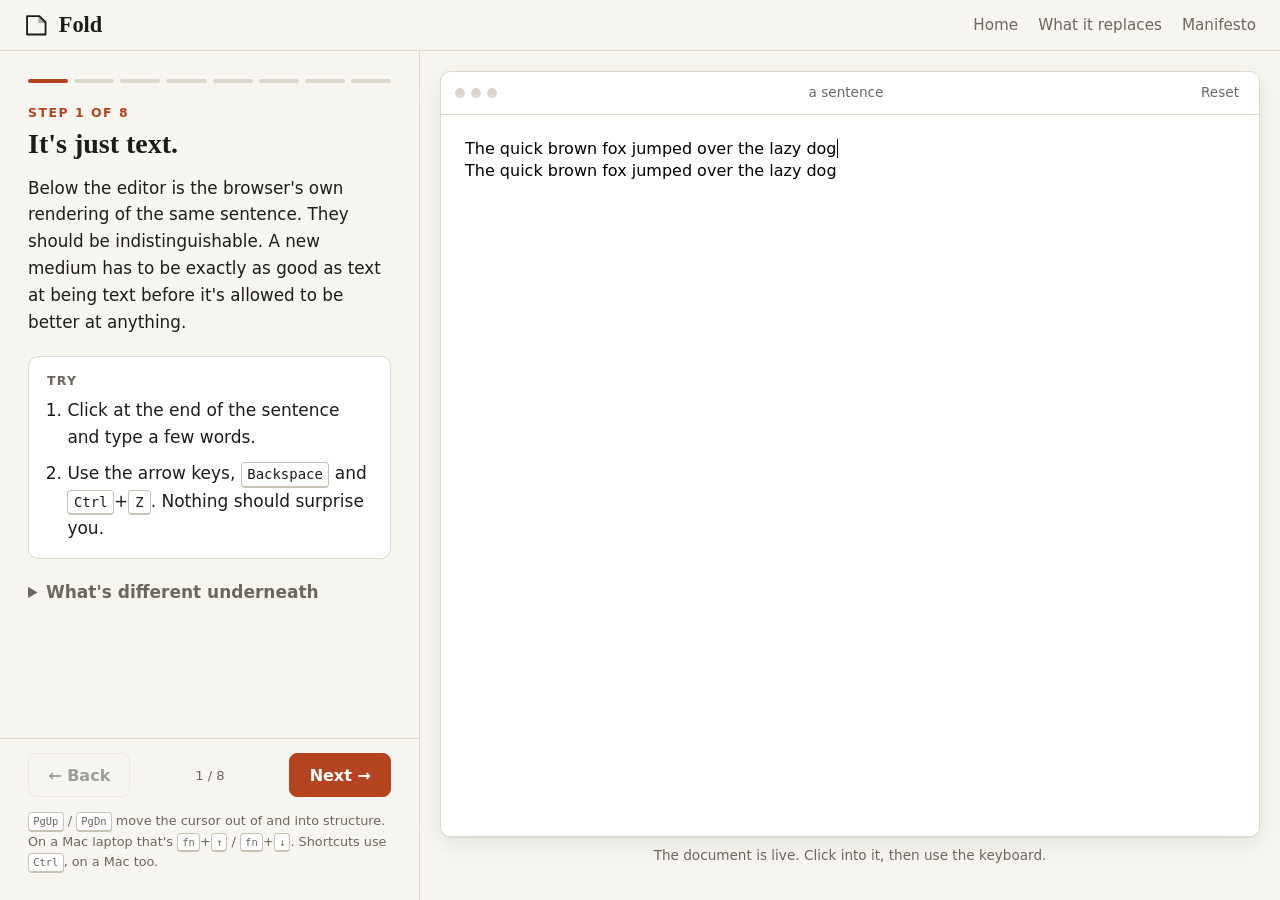
<file: fold/tour.html>
<!doctype html>
<html lang="en">
<head>
<meta charset="utf-8">
<meta name="viewport" content="width=device-width, initial-scale=1">
<title>Fold tour</title>
<meta name="description" content="Eight short steps through the Fold editor, each one a live document.">
<link rel="stylesheet" href="site.css">
<link rel="icon" href="mark.svg" type="image/svg+xml">
<style>
  html, body { height: 100%; }
  body { display: flex; flex-direction: column; }
  .site-header { width: 100%; padding-top: 12px; padding-bottom: 12px; max-width: none; border-bottom: 1px solid var(--rule); }
  .tour {
    flex: 1;
    min-height: 0;
    display: grid;
    grid-template-columns: minmax(320px, 420px) 1fr;
  }
  .guide {
    display: flex;
    flex-direction: column;
    min-height: 0;
    border-right: 1px solid var(--rule);
  }
  .guide-body { flex: 1; overflow-y: auto; padding: 28px 28px 12px; }
  .progress { display: flex; gap: 6px; margin-bottom: 22px; }
  .progress a {
    flex: 1;
    height: 4px;
    border-radius: 2px;
    background: var(--rule);
  }
  .progress a[aria-current="step"] { background: var(--accent); }
  .progress a.seen { background: color-mix(in srgb, var(--accent) 40%, var(--rule)); }
  .step-num { font: 600 .78rem var(--sans); letter-spacing: .12em; text-transform: uppercase; color: var(--accent); }
  .guide h2 { font-size: 1.75rem; margin: .3em 0 .5em; }
  .claim { font-size: 1.05rem; }
  .try { margin: 20px 0; padding: 16px 18px; border-radius: 10px; background: var(--surface); border: 1px solid var(--rule); }
  .try h3 { font: 600 .78rem var(--sans); letter-spacing: .1em; text-transform: uppercase; color: var(--muted); margin-bottom: .7em; }
  .try ol { margin: 0; padding-left: 1.2em; }
  .try li { margin-bottom: .55em; }
  .try li:last-child { margin-bottom: 0; }
  details { margin: 8px 0 16px; }
  summary { cursor: pointer; font-weight: 600; color: var(--muted); }
  summary:hover { color: var(--ink); }
  details[open] summary { color: var(--ink); margin-bottom: .5em; }
  details p { font-size: .97rem; }
  .guide-foot {
    display: flex;
    align-items: center;
    justify-content: space-between;
    gap: 12px;
    padding: 14px 28px;
    border-top: 1px solid var(--rule);
  }
  .keys-hint { font-size: .8rem; color: var(--muted); padding: 0 28px 14px; }
  .stage { display: flex; flex-direction: column; min-height: 0; padding: 20px; }
  .stage .window { flex: 1; display: flex; flex-direction: column; min-height: 0; }
  .stage .frame-host { flex: 1; min-height: 0; }
  .click-hint { font-size: .85rem; color: var(--muted); margin-top: 8px; text-align: center; }

  @media (max-width: 860px) {
    html, body { height: auto; }
    .tour { grid-template-columns: 1fr; }
    .guide { border-right: 0; }
    .guide-body { overflow: visible; padding: 20px 16px 8px; }
    .guide-foot, .keys-hint { padding-left: 16px; padding-right: 16px; }
    .stage { padding: 0 16px 24px; }
    .stage .frame-host { height: 60vh; flex: none; }
  }
</style>
</head>
<body>

<header class="wrap site-header">
  <a class="wordmark" href="./">
    <svg viewBox="0 0 24 24" aria-hidden="true"><path d="M3 3h12l6 6v12H3z" fill="none" stroke="currentColor" stroke-width="1.8" stroke-linejoin="round"/><path d="M15 3v6h6" fill="currentColor" opacity=".35" stroke="currentColor" stroke-width="1.8" stroke-linejoin="round"/></svg>
    Fold
  </a>
  <nav class="site-nav">
    <a href="./">Home</a>
    <a href="./#unification">What it replaces</a>
    <a href="manifesto.html">Manifesto</a>
  </nav>
</header>

<main class="tour">
  <div class="guide">
    <div class="guide-body">
      <nav class="progress" aria-label="Tour steps"></nav>
      <p class="touch-note">This tour needs a keyboard. On a phone you can read the steps, but the
        documents won't respond to typing.</p>
      <article id="step" aria-live="polite"></article>
    </div>
    <div class="guide-foot">
      <button class="button ghost" type="button" id="prev">← Back</button>
      <span class="tag" id="count"></span>
      <button class="button" type="button" id="next">Next →</button>
    </div>
    <p class="keys-hint">
      <kbd>PgUp</kbd> / <kbd>PgDn</kbd> move the cursor out of and into structure. On a Mac
      laptop that's <kbd>fn</kbd>+<kbd>↑</kbd> / <kbd>fn</kbd>+<kbd>↓</kbd>. Shortcuts use
      <kbd>Ctrl</kbd>, on a Mac too.
    </p>
  </div>

  <div class="stage">
    <div class="window">
      <div class="window-bar">
        <span class="dots"><i></i><i></i><i></i></span>
        <span id="doc-name">document</span>
        <button type="button" id="reset" title="Put this document back the way it started">Reset</button>
      </div>
      <div class="frame-host">
        <iframe title="Live Fold editor"></iframe>
      </div>
    </div>
    <p class="click-hint">The document is live. Click into it, then use the keyboard.</p>
  </div>
</main>

<template id="steps">
  <section data-hash="#parity" data-name="a sentence">
    <h2>It's just text.</h2>
    <p class="claim">Below the editor is the browser's own rendering of the same sentence. They should be
      indistinguishable. A new medium has to be exactly as good as text at being text before
      it's allowed to be better at anything.</p>
    <div class="try"><h3>Try</h3><ol>
      <li>Click at the end of the sentence and type a few words.</li>
      <li>Use the arrow keys, <kbd>Backspace</kbd> and <kbd>Ctrl</kbd>+<kbd>Z</kbd>. Nothing should surprise you.</li>
    </ol></div>
    <details><summary>What's different underneath</summary>
      <p>There's no space character in this document. <kbd>Space</kbd> starts a new element, so
        typing a sentence produces a list of words. The gap between them is layout, and it happens to
        be exactly as wide as a space. (<kbd>Shift</kbd>+<kbd>Space</kbd> types a literal one.)</p>
    </details>
  </section>

  <section data-hash="#encoding" data-name="a sentence and its bytes">
    <h2>There's no text file underneath.</h2>
    <p class="claim">On the right are the document's actual bytes, updated as you type. Every word
      starts with a header giving its type and length. <code>23</code> means "UTF-8, 3 bytes", followed
      by <code>The</code>.</p>
    <div class="try"><h3>Try</h3><ol>
      <li>Type a new word and watch its header appear.</li>
      <li>Type <code>1000</code>. It turns monospace as it becomes an integer, two bytes instead of four characters.
        Add a <code>.</code> and it falls back to text, because <code>1000.</code> wouldn't survive the round
        trip.</li>
      <li>Put the cursor on a word and press <kbd>Tab</kbd> to change how it's drawn. The bytes don't move.</li>
    </ol></div>
    <details><summary>Why lengths instead of delimiters</summary>
      <p>Because a length lets you skip a whole subtree without reading it, and nothing ever needs
        escaping. Text formats can't do either. Lengths need machinery to keep them correct as you edit,
        and the editor is that machinery.</p>
    </details>
  </section>

  <section data-hash="#annotated" data-name="values with metadata">
    <h2>Context without clutter.</h2>
    <p class="claim">Any value can carry metadata: a unit, a name, a format, a source. It's hidden
      until the cursor gets near it, so adding context costs the reader nothing.</p>
    <div class="try"><h3>Try</h3><ol>
      <li>Move along the line with <kbd>←</kbd> <kbd>→</kbd>. Above <code>37</code> a unit appears (<code>°C</code>).
        Above <code>Wednesday</code> a name appears.</li>
      <li>On any value, press <kbd>Esc</kbd> to step into its metadata, and type to add some.</li>
      <li>The blue square is three bytes tagged <code>format: RGB</code>. Put the cursor on it and press
        <kbd>Tab</kbd> to see the same bytes as hex.</li>
      <li>Put the cursor on the compass list and press <kbd>Tab</kbd> to cycle it through table,
        summary and stacked views.</li>
    </ol></div>
    <details><summary>Why this matters</summary>
      <p>Text formats are designed impoverished on purpose, because everything you add ends up in the
        reader's face. <code>ls</code> needs a <code>-l</code> flag for exactly that reason. Here,
        detail can be present but collapsed, and a tool that doesn't understand some metadata passes
        it through untouched.</p>
    </details>
  </section>

  <section data-hash="#reference" data-name="an order">
    <h2>Paste makes a reference.</h2>
    <p class="claim">The customer's name is written once. <em>Ship to</em> and <em>bill to</em> are readings of
      it, drawn with a faint shadow. In this editor, copy and paste doesn't duplicate anything. It
      points.</p>
    <div class="try"><h3>Try</h3><ol>
      <li>Click the first <em>Ada Lovelace</em>. That selects the whole <em>customer</em> pair, so press
        <kbd>PgDn</kbd> to step inside it and <kbd>→</kbd> to land on the name.</li>
      <li>Type a few letters. All three names change.</li>
      <li>Make your own: put the cursor on a word and press <kbd>PgUp</kbd> to select the whole word.
        Press <kbd>Ctrl</kbd>+<kbd>C</kbd>, move somewhere else, and press <kbd>Ctrl</kbd>+<kbd>V</kbd>. Edit the original.</li>
      <li>Put the cursor on a reading and press <kbd>Ctrl</kbd>+<kbd>Shift</kbd>+<kbd>E</kbd> to see what it really is:
        a tiny program that navigates to the original. <kbd>Ctrl</kbd>+<kbd>E</kbd> puts the value back.</li>
    </ol></div>
    <details><summary>What a reference is</summary>
      <p>A <strong>Patch</strong>: a program written in the editor's own operations, here "go to
        the previous field and read its value." The editor writes it for you when you paste, so you
        never have to see an instruction. That's what makes the document a graph rather than a tree.</p>
    </details>
  </section>

  <section data-hash="#invoice" data-name="an invoice">
    <h2>A spreadsheet without the spreadsheet.</h2>
    <p class="claim">Three fields are written down: item, price and quantity. The other four are
      formulas over readings of them. In a spreadsheet, formulas are a different kind of thing
      from values. Here they're both just values.</p>
    <div class="try"><h3>Try</h3><ol>
      <li>Click the <code>3</code> after <em>quantity</em>. That selects the whole pair, so press <kbd>PgDn</kbd>
        to step inside it and <kbd>→</kbd> to land on the number.</li>
      <li>Press <kbd>Backspace</kbd> and type <code>2</code>. The subtotal falls below 30, free delivery becomes
        <code>False</code>, a delivery charge appears, and the total adds it.</li>
      <li>Change the price the same way. Everything follows on every keystroke.</li>
      <li>Put the cursor on the total and press <kbd>Ctrl</kbd>+<kbd>Shift</kbd>+<kbd>E</kbd> to see its formula.</li>
    </ol></div>
    <details><summary>How it recalculates</summary>
      <p>Each formula watches exactly the parts of the document it read, and an edit wakes only the
        formulas that depend on it. It's the same mechanism that keeps references current in the
        last step.</p>
    </details>
  </section>

  <section data-hash="#counter" data-name="a counter">
    <h2>A button is a pending edit.</h2>
    <p class="claim">Each button is a Patch that edits the number and then stops at a
      <code>sync</code>: a change waiting for a person to accept it. It's drawn as a button because
      that's what it is.</p>
    <div class="try"><h3>Try</h3><ol>
      <li>Click <em>increment</em> a few times, then <em>decrement</em>.</li>
      <li>Press <kbd>Ctrl</kbd>+<kbd>Z</kbd>. Each click was one edit, and undoes like one.</li>
      <li>Click the number itself and type a new one. The buttons work from whatever is there.</li>
    </ol></div>
    <details><summary>Why there's no special "UI layer"</summary>
      <p>Nothing in Fold mutates without an acceptance step, so a pending mutation and a toolbar button
        are the same object. The same goes for saving: <kbd>Ctrl</kbd>+<kbd>S</kbd> produces a
        button, and the button writes the file. The interface isn't a metaphor for the semantics. It's
        a rendering of them.</p>
    </details>
  </section>

  <section data-hash="" data-name="untitled">
    <h2>Your editing session is a program.</h2>
    <p class="claim">The editor doesn't keep a document and an undo stack. It keeps a program, the
      session Patch, and the document is what that program evaluates to. Every edit you make is a
      statement in it.</p>
    <div class="try"><h3>Try</h3><ol>
      <li>Type a sentence into the empty page.</li>
      <li>Right-click the empty background below it and choose <strong>Session program</strong>.</li>
      <li>Keep typing. Each word arrives as a statement. Choose <strong>Session program</strong> again to
        get the document back.</li>
    </ol></div>
    <details><summary>The long version: programming by demonstration</summary>
      <p>Because a person's edits and a program's instructions are the same thing, editing a reading
        records a program. Open <a href="#kennedy" data-goto="#kennedy">the Kennedy quote</a>, copy the clause, paste a
        reading of it, and rearrange the reading into <em>ask what you can do for your country.</em> The
        result is a program that rewrites any clause the same way. Edit the original and the rearranged
        one re-runs. No instruction is typed at any point.</p>
      <p>The keys, from where the page opens: <kbd>PgUp</kbd>×2, <kbd>Ctrl</kbd>+<kbd>C</kbd>,
        <kbd>Ctrl</kbd>+<kbd>V</kbd>, <kbd>PgDn</kbd>, then edit the reading with <kbd>Delete</kbd>, typing, and
        <kbd>Alt</kbd>+<kbd>←</kbd> / <kbd>→</kbd> to move words.</p>
    </details>
  </section>

  <section data-hash="#trace" data-name="an agent trace">
    <h2>A trace is a document you walk.</h2>
    <p class="claim">An AI agent's execution trace is deeply nested, full of provenance, and usually
      shown as scrolling text. In Fold it's an ordinary document: the tool calls are the
      structure, and what each call returned rides along as metadata.</p>
    <div class="try"><h3>Try</h3><ol>
      <li>Click the first step, <code>list(Fold Editor JS)</code>.</li>
      <li>Walk down with <kbd>↓</kbd>. Each step's provenance opens as you arrive and closes as you leave:
        which tool ran, how long it took, and what came back.</li>
      <li>Press <kbd>Esc</kbd> to step into the metadata and read it.</li>
    </ol></div>
    <details><summary>Whose trace this is</summary>
      <p>It's the session in which an AI coding agent built this trace viewer. It needed no new
        machinery: the editor that types the sentence in step one also reads this. That's the point.
        Every step of this tour used the same editor and the same handful of keys.</p>
    </details>
  </section>
</template>

<script src="site.js"></script>
<script>
  const sections = [...document.getElementById('steps').content.querySelectorAll('section')];
  const steps = sections.filter((s) => s.dataset.hash !== '#kennedy');
  const article = document.getElementById('step');
  const progress = document.querySelector('.progress');
  const iframe = document.querySelector('.stage iframe');
  const docName = document.getElementById('doc-name');
  const prev = document.getElementById('prev');
  const next = document.getElementById('next');
  const count = document.getElementById('count');
  const seen = new Set();
  let current = -1;

  steps.forEach((_, i) => {
    const a = document.createElement('a');
    a.href = `#${i + 1}`;
    a.setAttribute('aria-label', `Step ${i + 1}`);
    progress.appendChild(a);
  });

  function load(hash, name) {
    const url = editorUrl(hash);
    if (iframe.getAttribute('src') === url) reloadFrame(iframe);
    else iframe.src = url;
    docName.textContent = name;
  }

  function show(index) {
    index = Math.max(0, Math.min(steps.length - 1, index));
    current = index;
    seen.add(index);
    const step = steps[index];
    article.innerHTML = `<div class="step-num">Step ${index + 1} of ${steps.length}</div>` + step.innerHTML;
    [...progress.children].forEach((a, i) => {
      a.toggleAttribute('aria-current', i === index);
      if (i === index) a.setAttribute('aria-current', 'step');
      a.classList.toggle('seen', seen.has(i) && i !== index);
    });
    prev.disabled = index === 0;
    next.textContent = index === steps.length - 1 ? 'Finish →' : 'Next →';
    count.textContent = `${index + 1} / ${steps.length}`;
    load(step.dataset.hash, step.dataset.name);
    for (const link of article.querySelectorAll('[data-goto]')) {
      link.addEventListener('click', (event) => {
        event.preventDefault();
        load(link.dataset.goto, 'the Kennedy quote');
      });
    }
    document.querySelector('.guide-body').scrollTop = 0;
  }

  function fromHash() {
    const n = parseInt(location.hash.slice(1), 10);
    show(Number.isFinite(n) ? n - 1 : 0);
  }

  prev.addEventListener('click', () => { location.hash = `#${current}`; });
  next.addEventListener('click', () => {
    if (current === steps.length - 1) location.href = './#unification';
    else location.hash = `#${current + 2}`;
  });
  document.getElementById('reset').addEventListener('click', () => reloadFrame(iframe));
  addEventListener('hashchange', fromHash);
  fromHash();
</script>
</body>
</html>
</file>
<file: fold/site.css>
/* Fold website. Shared by index.html and tour.html. */

:root {
  --bg: #f7f5f0;
  --surface: #ffffff;
  --ink: #1d1c1a;
  --muted: #6b675f;
  --rule: #dcd7cc;
  --accent: #b4441f;
  --accent-ink: #ffffff;
  --kbd-bg: #ffffff;
  --kbd-edge: #c9c3b6;
  --quant: #557336;
  --quant-bg: #e4e9d6;
  --token: #3a6890;
  --token-bg: #dbe5ee;
  --shadow: 0 1px 2px rgba(30, 25, 15, .06), 0 8px 24px rgba(30, 25, 15, .08);
  --serif: ui-serif, "Iowan Old Style", "Palatino Linotype", Palatino, Georgia, serif;
  --sans: system-ui, -apple-system, "Segoe UI", Roboto, sans-serif;
  --mono: ui-monospace, "Cascadia Mono", "SF Mono", Menlo, Consolas, monospace;
  color-scheme: light;
}

@media (prefers-color-scheme: dark) {
  :root:not([data-theme="light"]) {
    --bg: #171614;
    --surface: #201f1c;
    --ink: #ece8df;
    --muted: #a29d92;
    --rule: #3a3732;
    --accent: #e8794f;
    --accent-ink: #1a1009;
    --kbd-bg: #2a2925;
    --kbd-edge: #4a463f;
    --quant: #9dbb70;
    --quant-bg: #283020;
    --token: #89b0d4;
    --token-bg: #1d2934;
    --shadow: 0 1px 2px rgba(0, 0, 0, .3), 0 8px 24px rgba(0, 0, 0, .35);
    color-scheme: dark;
  }
}

* { box-sizing: border-box; }
html { -webkit-text-size-adjust: 100%; }
body {
  margin: 0;
  background: var(--bg);
  color: var(--ink);
  font: 17px/1.6 var(--sans);
}
a { color: var(--accent); text-underline-offset: 2px; }
a:hover { text-decoration-thickness: 2px; }

h1, h2, h3 { font-family: var(--serif); font-weight: 600; line-height: 1.15; margin: 0 0 .5em; }
h1 { font-size: clamp(2.4rem, 6vw, 4rem); letter-spacing: -.01em; }
h2 { font-size: clamp(1.6rem, 3.5vw, 2.2rem); }
h3 { font-size: 1.2rem; }
p { margin: 0 0 1em; }

kbd {
  display: inline-block;
  min-width: 1.6em;
  padding: 0 .4em;
  border: 1px solid var(--kbd-edge);
  border-bottom-width: 2px;
  border-radius: 4px;
  background: var(--kbd-bg);
  font: .82em/1.6 var(--mono);
  text-align: center;
  white-space: nowrap;
}
code { font: .9em var(--mono); }

.wrap { max-width: 1080px; margin: 0 auto; padding: 0 24px; }
.narrow { max-width: 680px; }

/* Header */
.site-header {
  display: flex;
  align-items: center;
  justify-content: space-between;
  gap: 16px;
  padding-top: 20px;
  padding-bottom: 20px;
}
.wordmark {
  font: 600 1.4rem var(--serif);
  color: var(--ink);
  text-decoration: none;
  display: inline-flex;
  align-items: center;
  gap: .45em;
}
.wordmark svg { width: 1.1em; height: 1.1em; }
.site-nav { display: flex; gap: 20px; font-size: .95rem; flex-wrap: wrap; }
.site-nav a { color: var(--muted); text-decoration: none; }
.site-nav a:hover { color: var(--ink); }

/* Buttons */
.button {
  display: inline-flex;
  align-items: center;
  gap: .5em;
  padding: .7em 1.2em;
  border-radius: 8px;
  border: 1px solid var(--accent);
  background: var(--accent);
  color: var(--accent-ink);
  font: 600 1rem var(--sans);
  text-decoration: none;
  cursor: pointer;
}
.button:hover { filter: brightness(1.06); text-decoration: none; }
.button.ghost { background: transparent; color: var(--ink); border-color: var(--rule); }
.button.ghost:hover { border-color: var(--muted); }
.button[disabled] { opacity: .4; cursor: default; filter: none; }

/* Hero */
.hero { padding: 48px 0 64px; }
.hero .lede { font-size: 1.25rem; color: var(--muted); max-width: 40em; }
.hero .lede strong { color: var(--ink); font-weight: 600; }
.hero .features p { margin: 0 0 .4em; color: var(--ink); font-weight: 600; }
.hero .features ul { margin: 0; }
/* The hero gem (gem.js): the heading to its left, the list of its faces to its right, and the gem
   centred between. Until the script marks it live, the heading and list are all there is. */
.gem {
  display: grid; grid-template-columns: 1fr auto 1fr; align-items: center; gap: 28px;
  margin: 28px 0 8px;
}
.gem-title {
  grid-column: 1; justify-self: end; max-width: 14em; text-align: right;
  font: 600 clamp(1.1rem, 1.9vw, 1.3rem)/1.35 var(--serif); color: var(--ink);
}
.gem-list { grid-column: 3; justify-self: start; max-width: 15em; list-style: none; padding: 0; margin: 0; }
.gem-list li { margin: 0 0 .3em; line-height: 1.3; color: var(--ink); }
/* Live, the list fades back and the face toward the camera comes forward. */
.gem.live .gem-list li { opacity: .3; transition: opacity .4s; }
.gem.live .gem-list li.active { opacity: 1; }
.gem-stage { display: none; }
.gem.live .gem-stage {
  grid-column: 2; display: block; width: min(460px, 90vw); aspect-ratio: 1;
  padding: 0; border: 0; border-radius: 50%; background: none; cursor: pointer;
}
.gem-stage:focus-visible { outline: 2px solid var(--accent); outline-offset: 4px; }
.gem canvas { display: block; width: 100%; height: 100%; }
@media (max-width: 760px) {
  .gem { grid-template-columns: 1fr; gap: 12px; justify-items: center; }
  .gem-title, .gem-list, .gem.live .gem-stage { grid-column: 1; justify-self: center; text-align: center; max-width: none; }
}
.hero-actions { display: flex; gap: 12px; flex-wrap: wrap; margin: 28px 0 40px; }

/* A live editor in a frame */
.window {
  border: 1px solid var(--rule);
  border-radius: 10px;
  background: var(--surface);
  box-shadow: var(--shadow);
  overflow: hidden;
}
.window-bar {
  display: flex;
  align-items: center;
  justify-content: space-between;
  gap: 12px;
  padding: 8px 14px;
  border-bottom: 1px solid var(--rule);
  font-size: .85rem;
  color: var(--muted);
}
.window-bar .dots { display: flex; gap: 6px; }
.window-bar .dots i { width: 10px; height: 10px; border-radius: 50%; background: var(--rule); }
.window-bar button {
  background: none;
  border: 0;
  color: var(--muted);
  font: inherit;
  cursor: pointer;
  padding: 2px 6px;
  border-radius: 4px;
}
.window-bar button:hover { color: var(--ink); background: color-mix(in srgb, var(--ink) 8%, transparent); }
.frame-host { position: relative; }
.frame-host iframe { display: block; width: 100%; height: 100%; border: 0; background: var(--surface); }
.activate {
  position: absolute;
  inset: 0;
  display: flex;
  align-items: flex-end;
  justify-content: center;
  padding-bottom: 18px;
  background: linear-gradient(to bottom, transparent 40%, color-mix(in srgb, var(--surface) 85%, transparent));
  border: 0;
  cursor: pointer;
  font: 600 .95rem var(--sans);
  color: var(--ink);
}
.activate span {
  padding: .5em 1em;
  border-radius: 999px;
  background: var(--surface);
  border: 1px solid var(--rule);
  box-shadow: var(--shadow);
}
/* Screenshots of the native editor */
.shot { margin: 0 0 40px; }
.shot img {
  display: block;
  width: 100%;
  height: auto;
  border: 1px solid var(--rule);
  border-radius: 10px;
  box-shadow: var(--shadow);
  background: #fff;
}
.shot figcaption { margin-top: 14px; color: var(--muted); font-size: .97rem; max-width: 46em; }
.shot figcaption strong { color: var(--ink); }
#editor .grid3 { margin-top: 8px; }

.caption { font-size: .9rem; color: var(--muted); margin-top: 10px; }

/* Sections */
section { padding: 64px 0; border-top: 1px solid var(--rule); }
.kicker {
  font: 600 .78rem var(--sans);
  letter-spacing: .12em;
  text-transform: uppercase;
  color: var(--accent);
  margin-bottom: .6em;
}

/* The collapse table */
.collapse { width: 100%; border-collapse: collapse; margin-top: 24px; font-size: .98rem; }
.collapse th, .collapse td { text-align: left; padding: 12px 12px 12px 0; border-bottom: 1px solid var(--rule); vertical-align: top; }
.collapse th { font: 600 .78rem var(--sans); letter-spacing: .08em; text-transform: uppercase; color: var(--muted); }
.collapse td:first-child { color: var(--muted); width: 34%; }
.collapse td:last-child { width: 9em; text-align: right; padding-right: 0; white-space: nowrap; }
.tag { font-size: .82rem; color: var(--muted); }
.tag.live { color: var(--accent); font-weight: 600; text-decoration: none; }
.tag.live:hover { text-decoration: underline; }

/* Three primitives */
.grid3 { display: grid; grid-template-columns: repeat(3, 1fr); gap: 20px; margin-top: 28px; }
.card {
  padding: 22px;
  border: 1px solid var(--rule);
  border-radius: 10px;
  background: var(--surface);
}
.card h3 { margin-bottom: .35em; }
.card p { margin: 0; color: var(--muted); font-size: .97rem; }

.two-col { display: grid; grid-template-columns: 1fr 1fr; gap: 40px; }
.stat { font: 600 2.2rem var(--serif); line-height: 1; }
.stat-label { color: var(--muted); font-size: .92rem; margin-top: 4px; }
.stats { display: grid; grid-template-columns: repeat(3, 1fr); gap: 20px; margin: 28px 0; }

ul.plain { padding-left: 1.1em; margin: 0 0 1em; }
ul.plain li { margin-bottom: .55em; }

.video-slot {
  aspect-ratio: 16 / 9;
  display: grid;
  place-items: center;
  border: 1px dashed var(--rule);
  border-radius: 10px;
  color: var(--muted);
  font-size: .95rem;
  text-align: center;
  padding: 16px;
}

.site-footer { padding: 40px 0 60px; border-top: 1px solid var(--rule); color: var(--muted); font-size: .9rem; }

.touch-note {
  display: none;
  margin: 16px 0;
  padding: 12px 16px;
  border-radius: 8px;
  background: color-mix(in srgb, var(--accent) 10%, var(--surface));
  border: 1px solid color-mix(in srgb, var(--accent) 35%, var(--rule));
  font-size: .95rem;
}
@media (pointer: coarse) { .touch-note { display: block; } }

@media (max-width: 760px) {
  body { font-size: 16px; }
  .wrap { padding: 0 16px; }
  .grid3, .two-col, .stats { grid-template-columns: 1fr; }
  .collapse td:first-child { width: auto; }
  .collapse td:last-child { width: auto; }
  section { padding: 44px 0; }
}

/* Two kinds of syntax: the teletype and the memory map, side by side. */
.syntaxes { display: grid; grid-template-columns: 1fr 1fr; gap: 32px; margin: 28px 0 32px; }
.syntax { margin: 0; display: flex; flex-direction: column; }
.syntax-art {
  aspect-ratio: 4 / 3;
  border-radius: 8px;
  overflow: hidden;
  background: #2b2b2b;
  border: 1px solid var(--rule);
  box-shadow: var(--shadow);
}
.syntax-art img { display: block; width: 100%; height: 100%; object-fit: cover; }
.syntax:first-child .syntax-art img { object-position: 50% 20%; }
.syntax:last-child .syntax-art img { object-position: 0 50%; }
.syntax figcaption { margin-top: 18px; }
.syntax figcaption p { color: var(--muted); font-size: .97rem; }
.bridge { font-size: 1.12rem; }

/* The comparison across media. */
.sr { position: absolute; width: 1px; height: 1px; overflow: hidden; clip: rect(0 0 0 0); white-space: nowrap; }
.matrix-scroll { overflow-x: auto; margin-top: 24px; -webkit-overflow-scrolling: touch; }
.matrix { border-collapse: collapse; min-width: 1000px; width: 100%; font-size: .95rem; }
.matrix th, .matrix td { padding: 9px 8px; border-bottom: 1px solid var(--rule); }
.matrix thead th {
  font: 600 .74rem/1.25 var(--sans);
  letter-spacing: .04em;
  text-transform: uppercase;
  color: var(--muted);
  text-align: center;
  vertical-align: bottom;
  width: 9%;
}
.matrix tbody th { text-align: left; font-weight: 500; white-space: nowrap; padding-left: 0; }
.matrix tbody th, .matrix thead th:first-child {
  position: sticky; left: 0; background: var(--bg); z-index: 1; padding-right: 16px;
}
.matrix td { text-align: center; color: var(--ink); font-size: 1.1rem; }
.matrix td:empty::after { content: "·"; opacity: .35; }
.matrix .fold-row th, .matrix .fold-row td { color: var(--accent); font-weight: 700; border-bottom: none; }
.matrix .fold-row th, .matrix .fold-row td { background: color-mix(in srgb, var(--accent) 9%, var(--bg)); }

@media (max-width: 760px) {
  .syntaxes { grid-template-columns: 1fr; }
}

/* Diagrams, redrawn from the dissertation's slides in the site's colours. */
.diagram { margin: 36px 0; }
.diagram figcaption { margin-top: 12px; color: var(--muted); font-size: .97rem; max-width: 46em; }
.diagram figcaption strong { color: var(--ink); }
.diagram-scroll { overflow-x: auto; -webkit-overflow-scrolling: touch; }
.dg { display: block; width: 100%; height: auto; font-family: var(--sans); }
.dg-fox { max-width: 760px; min-width: 520px; }
.dg-worlds { min-width: 640px; }
.dg text { fill: var(--ink); font-size: 16px; }
.dg .lbl { paint-order: stroke; stroke: var(--bg); stroke-width: 7px; stroke-linejoin: round; }
.dg .title { font: 400 26px var(--serif); }
.dg .strong { font-weight: 700; }
.dg .box-head { font-size: 24px; font-weight: 700; }
.dg .box-sub { font-size: 17px; }
.dg .formats { font-size: 16px; }
.dg .q-text { fill: var(--quant); }
.dg .t-text { fill: var(--token); }
.dg .q-box { fill: var(--quant-bg); stroke: var(--quant); stroke-width: 1.5; }
.dg .t-box { fill: var(--token-bg); stroke: var(--token); stroke-width: 1.5; stroke-linejoin: round; }
.dg .f-box { fill: color-mix(in srgb, var(--accent) 12%, var(--bg)); stroke: var(--accent); stroke-width: 2; }
.dg :is(.q-line, .t-line, .f-line, .pointer) { fill: none; stroke-width: 2.2; stroke-linecap: round; }
.dg .q-line { stroke: var(--quant); }
.dg .t-line { stroke: var(--token); }
.dg .f-line { stroke: var(--accent); }
.dg .pointer { stroke: var(--muted); stroke-width: 1.6; }
.dg .dash { stroke-dasharray: 7 6; }
.dg .divider { stroke: var(--rule); stroke-width: 3; stroke-dasharray: 12 10; }
.dg .ah-q { fill: var(--quant); }
.dg .ah-t { fill: var(--token); }
.dg .ah-f { fill: var(--accent); }
.dg .ah-muted { fill: var(--muted); }
.dg .mono { font-family: var(--mono); }
.dg .word text { font-size: 36px; }
.dg .sep rect { fill: var(--token-bg); stroke: var(--token); stroke-width: 1; }
.dg .len rect { fill: var(--quant-bg); stroke: var(--quant); stroke-width: 1; }
.dg .len-text text { fill: var(--quant); font-family: var(--mono); font-size: 13px; font-weight: 700; }
.dg .len-text text:nth-child(even) { font-size: 16px; }
.dg .note { fill: var(--muted); font-size: 17px; }
.dg .fold-name { font: 700 40px var(--serif); fill: var(--accent); }
.one-world { display: grid; grid-template-columns: 1fr 340px; gap: 32px; align-items: center; margin-top: 8px; }
.one-world .diagram { margin: 0; }
@media (max-width: 760px) {
  .one-world { grid-template-columns: 1fr; }
  .one-world .diagram { max-width: 340px; margin: 0 auto; }
}
</file>
